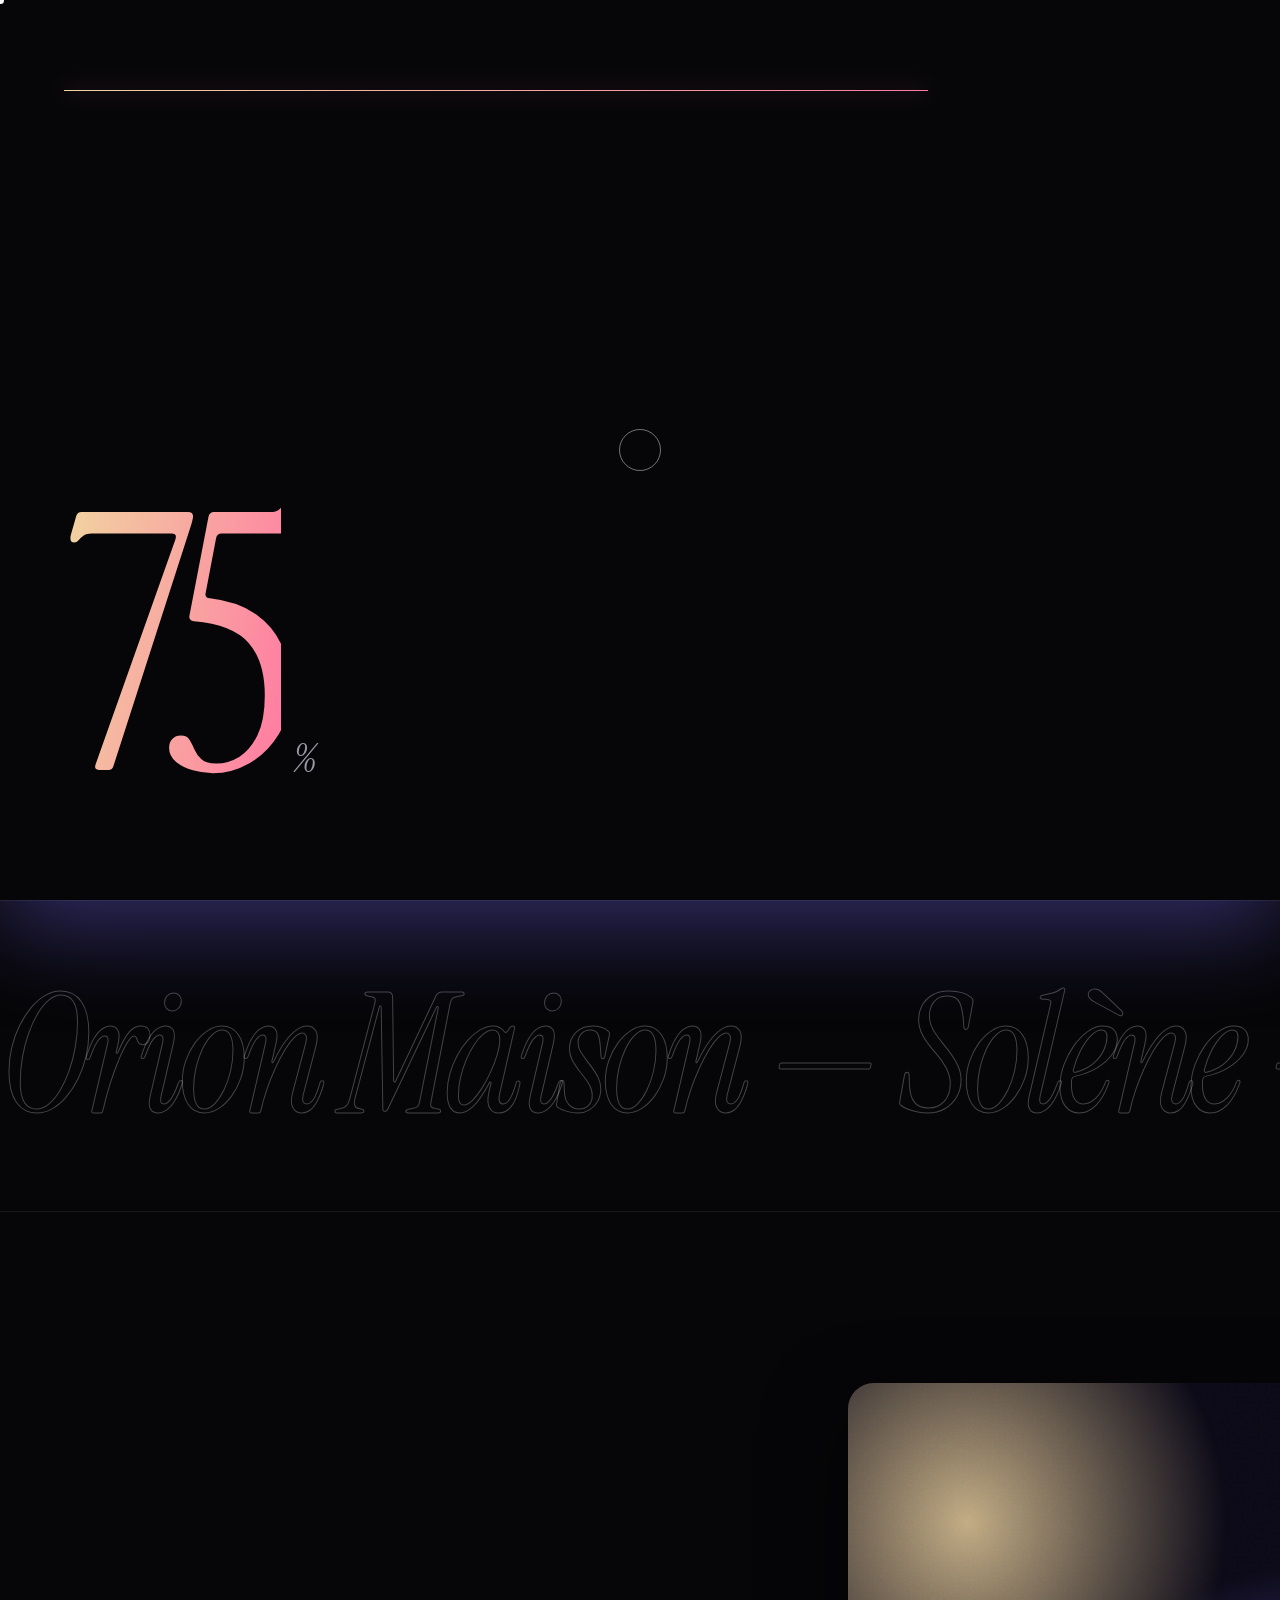
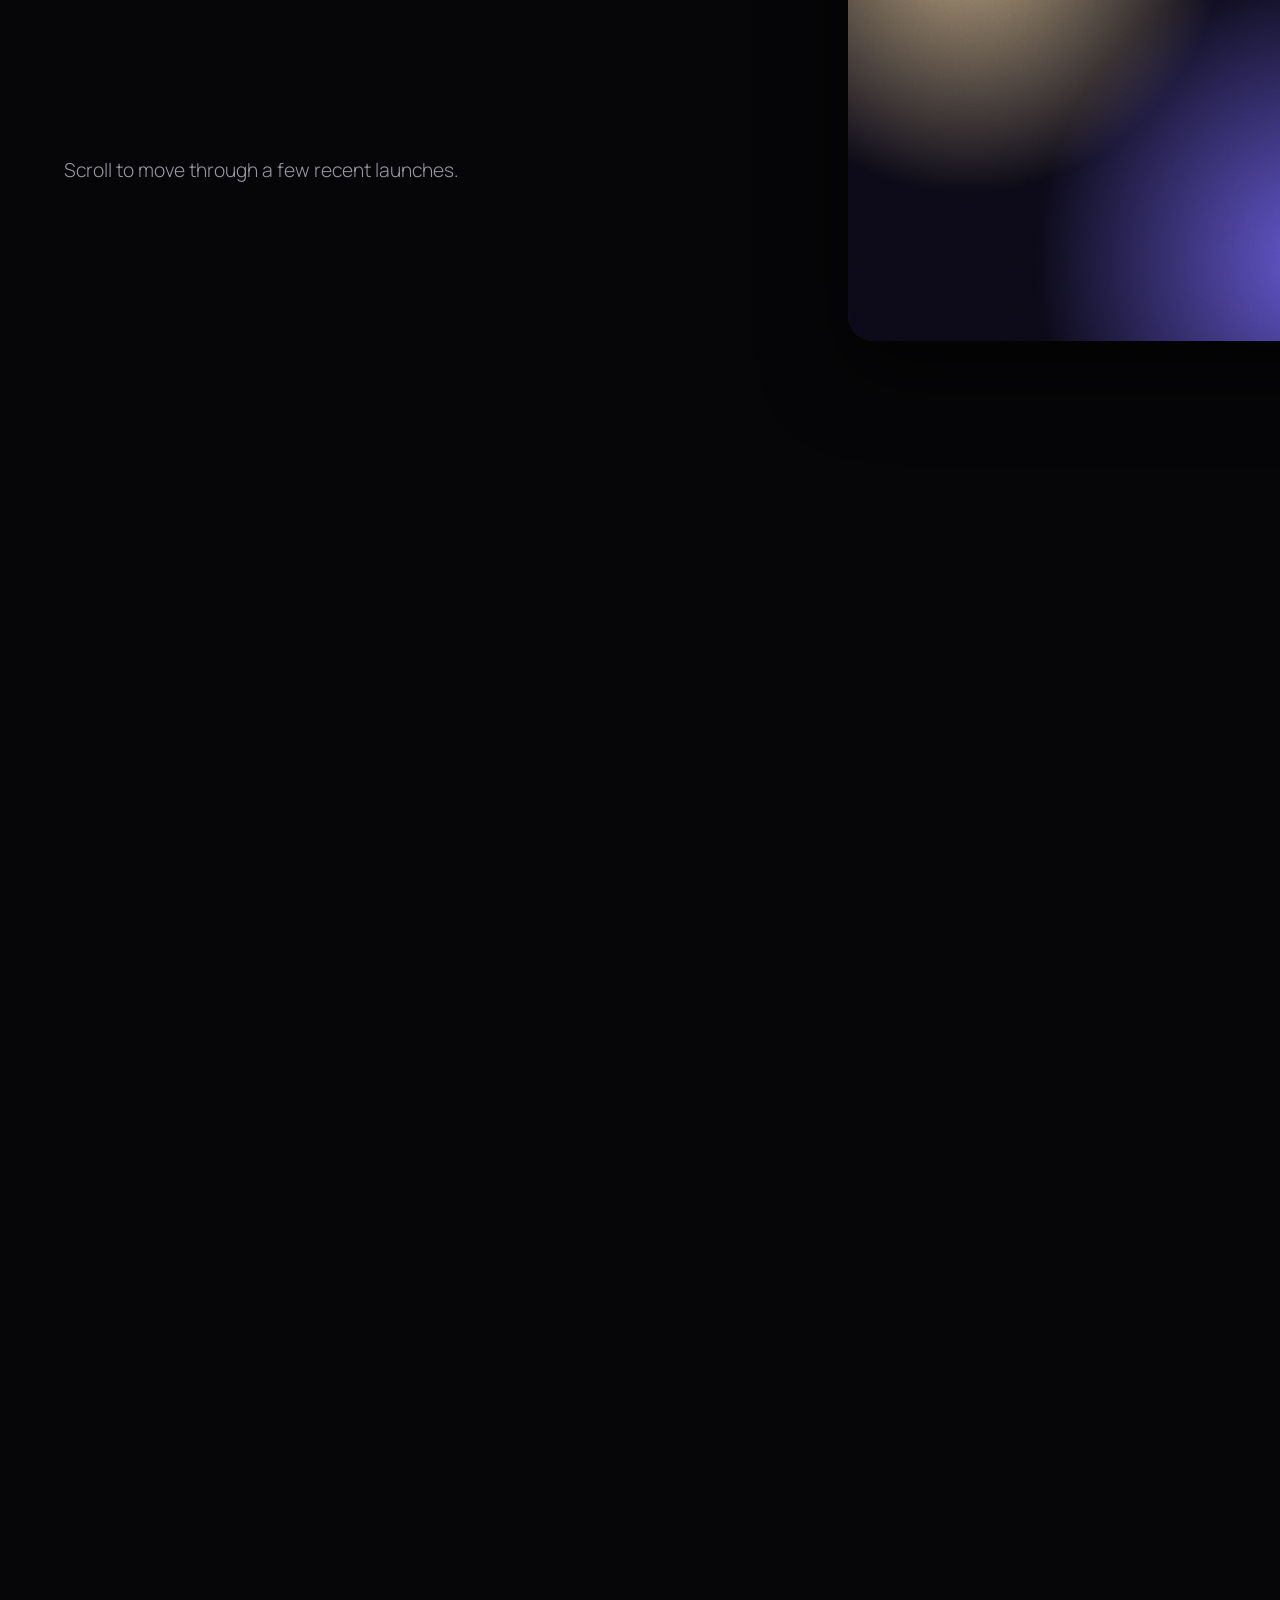
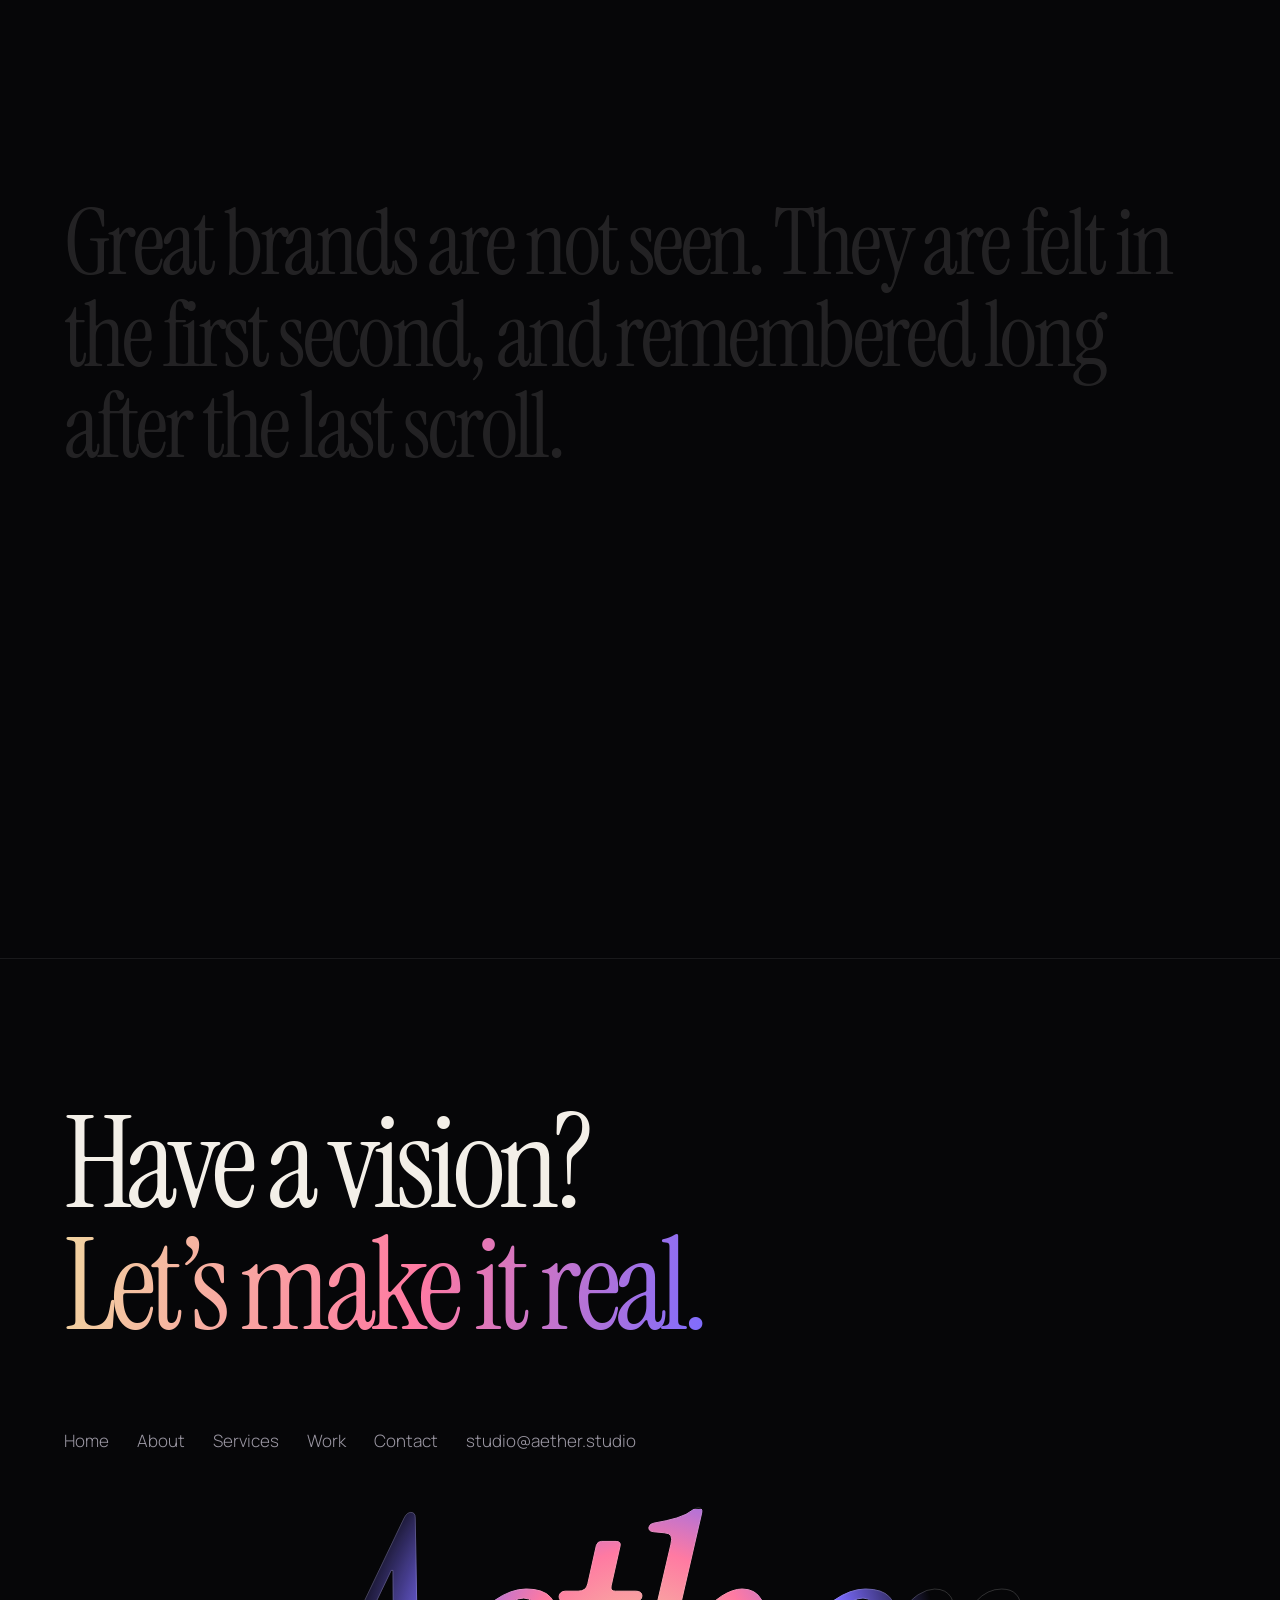
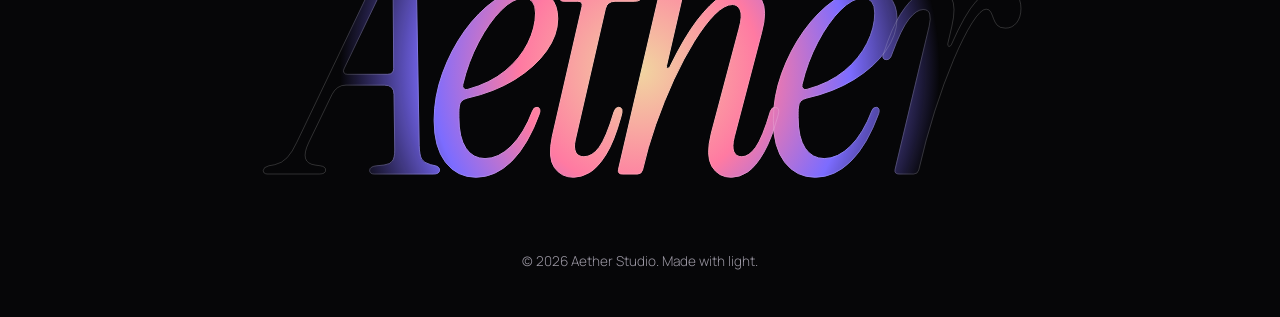
<file: aether-site/index.html>
<!doctype html><html lang="en"><head><meta charset="UTF-8"><meta name="viewport" content="width=device-width,initial-scale=1"><meta name="theme-color" content="#060608"><title>Aether — Light, motion & immersive worlds</title>
<link rel="preconnect" href="https://fonts.googleapis.com"><link rel="preconnect" href="https://fonts.gstatic.com" crossorigin>
<link href="https://fonts.googleapis.com/css2?family=Instrument+Serif:ital@0;1&family=Manrope:wght@300;400;600&display=swap" rel="stylesheet"><link rel="stylesheet" href="css/style.css">
<noscript><style>[data-fade]{opacity:1!important;transform:none!important}.wm>span{transform:none!important}.curtain,.loader{display:none}</style></noscript></head>
<body data-page="home">
<main>
<section class="hero"><div class="orb o1" data-depth="-60"></div><div class="orb o2" data-depth="90"></div><div class="orb o3" data-depth="30"></div>
<h1 class="h1"><span data-words>We shape light</span><br><span data-words class="g it">into worlds.</span></h1>
<div class="hrow" data-fade style="--d:.6s"><p class="lead">Aether is an atelier for immersive websites, launch films and light installations, made for brands that want to be remembered.</p>
<div class="row"><a class="btn p" data-mag data-cursor="Enter" href="portfolio.html">Explore our work <i data-arw></i></a><a class="btn" data-mag href="contact.html">Start a project</a></div></div>
<span class="cue" aria-hidden="true"><i></i>Scroll</span></section>
<div class="mqs" aria-hidden="true"><div class="mq">Orion Maison — Solène — Halcyon — Noctis — Vertex — Arcadia —</div></div>
<div class="hzw"><section class="hz"><div class="track" id="featured"><div class="pn intro"><h2 class="h2"><span data-words>Selected</span><br><span data-words class="g it">work in motion.</span></h2><p class="lead">Scroll to move through a few recent launches.</p></div></div></section></div>
<section class="sec story"><p>Great brands are not seen. They are felt in the first second, and remembered long after the last scroll.</p></section>
<section class="sec c"><div data-fade><a class="btn p big" data-mag data-cursor="Talk" href="contact.html">Tell us about your project <i data-arw></i></a></div></section></main>
<script src="js/main.js"></script></body></html>
</file>
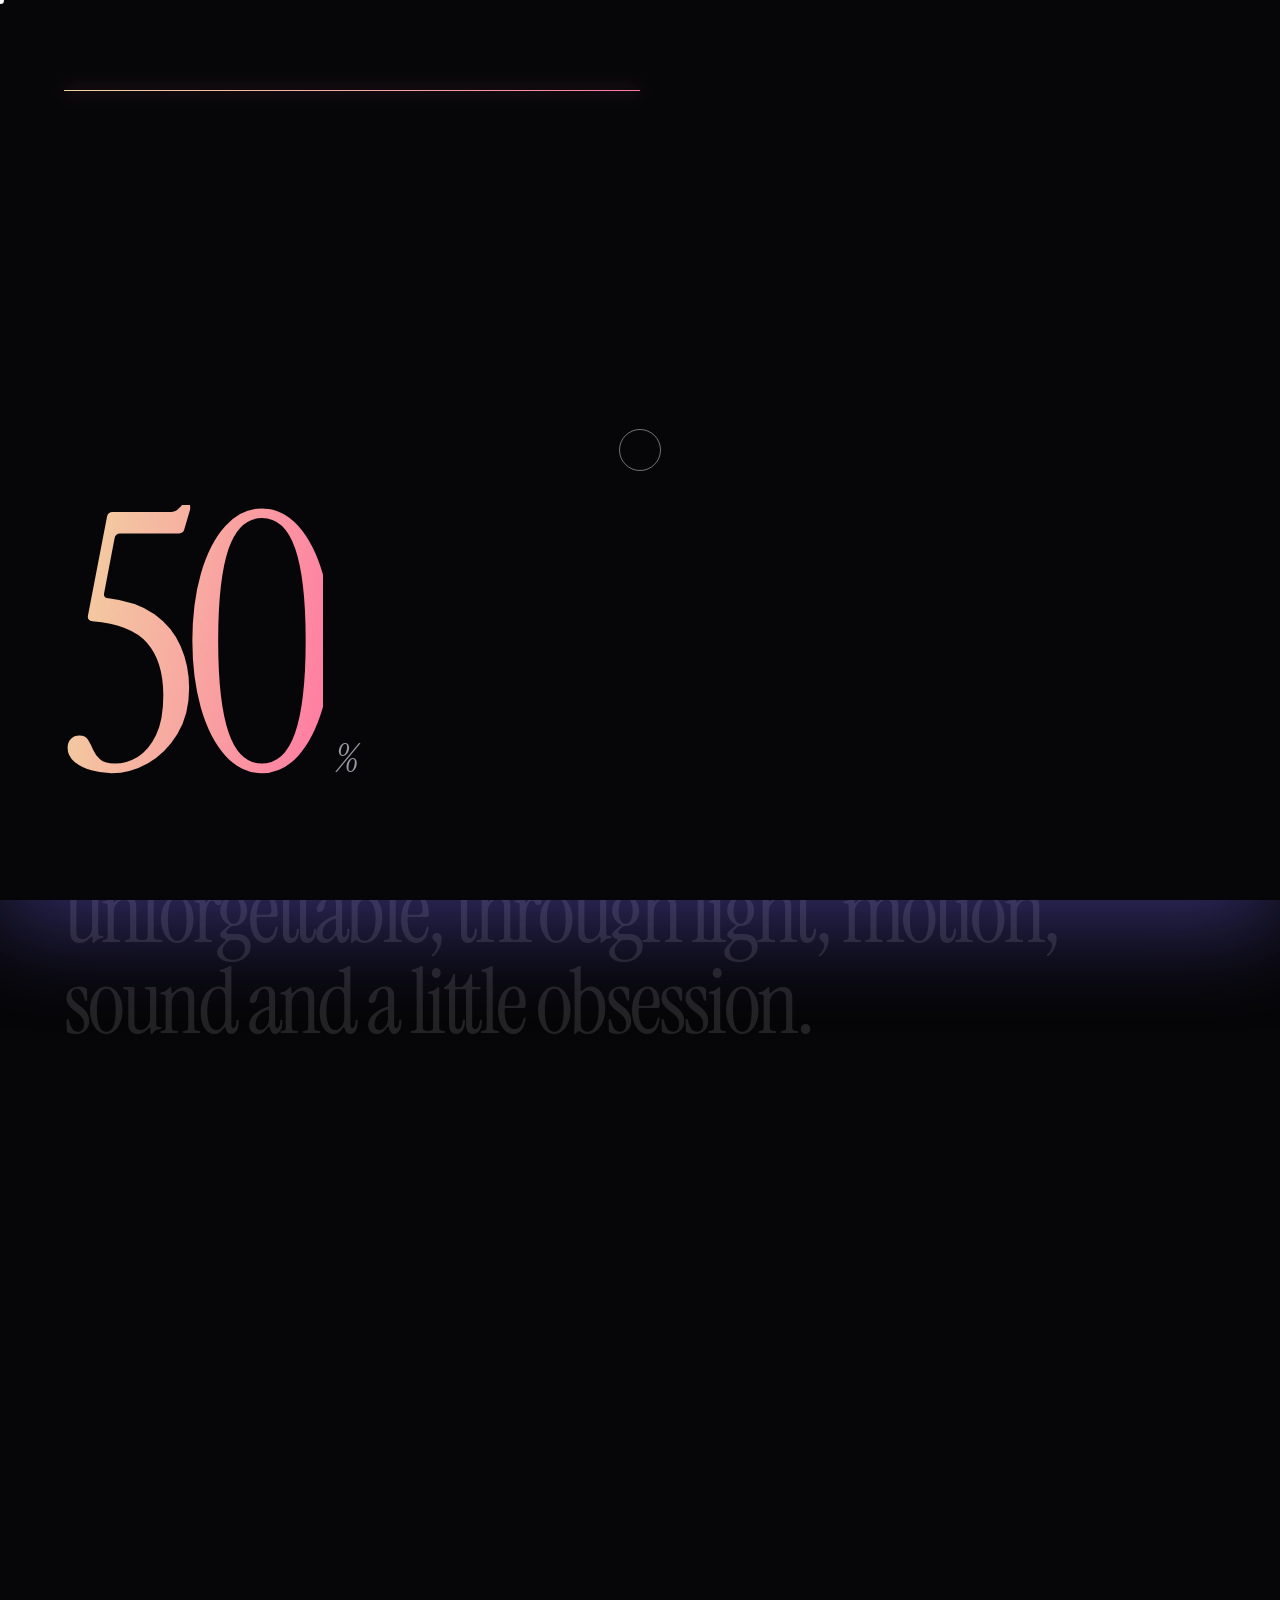
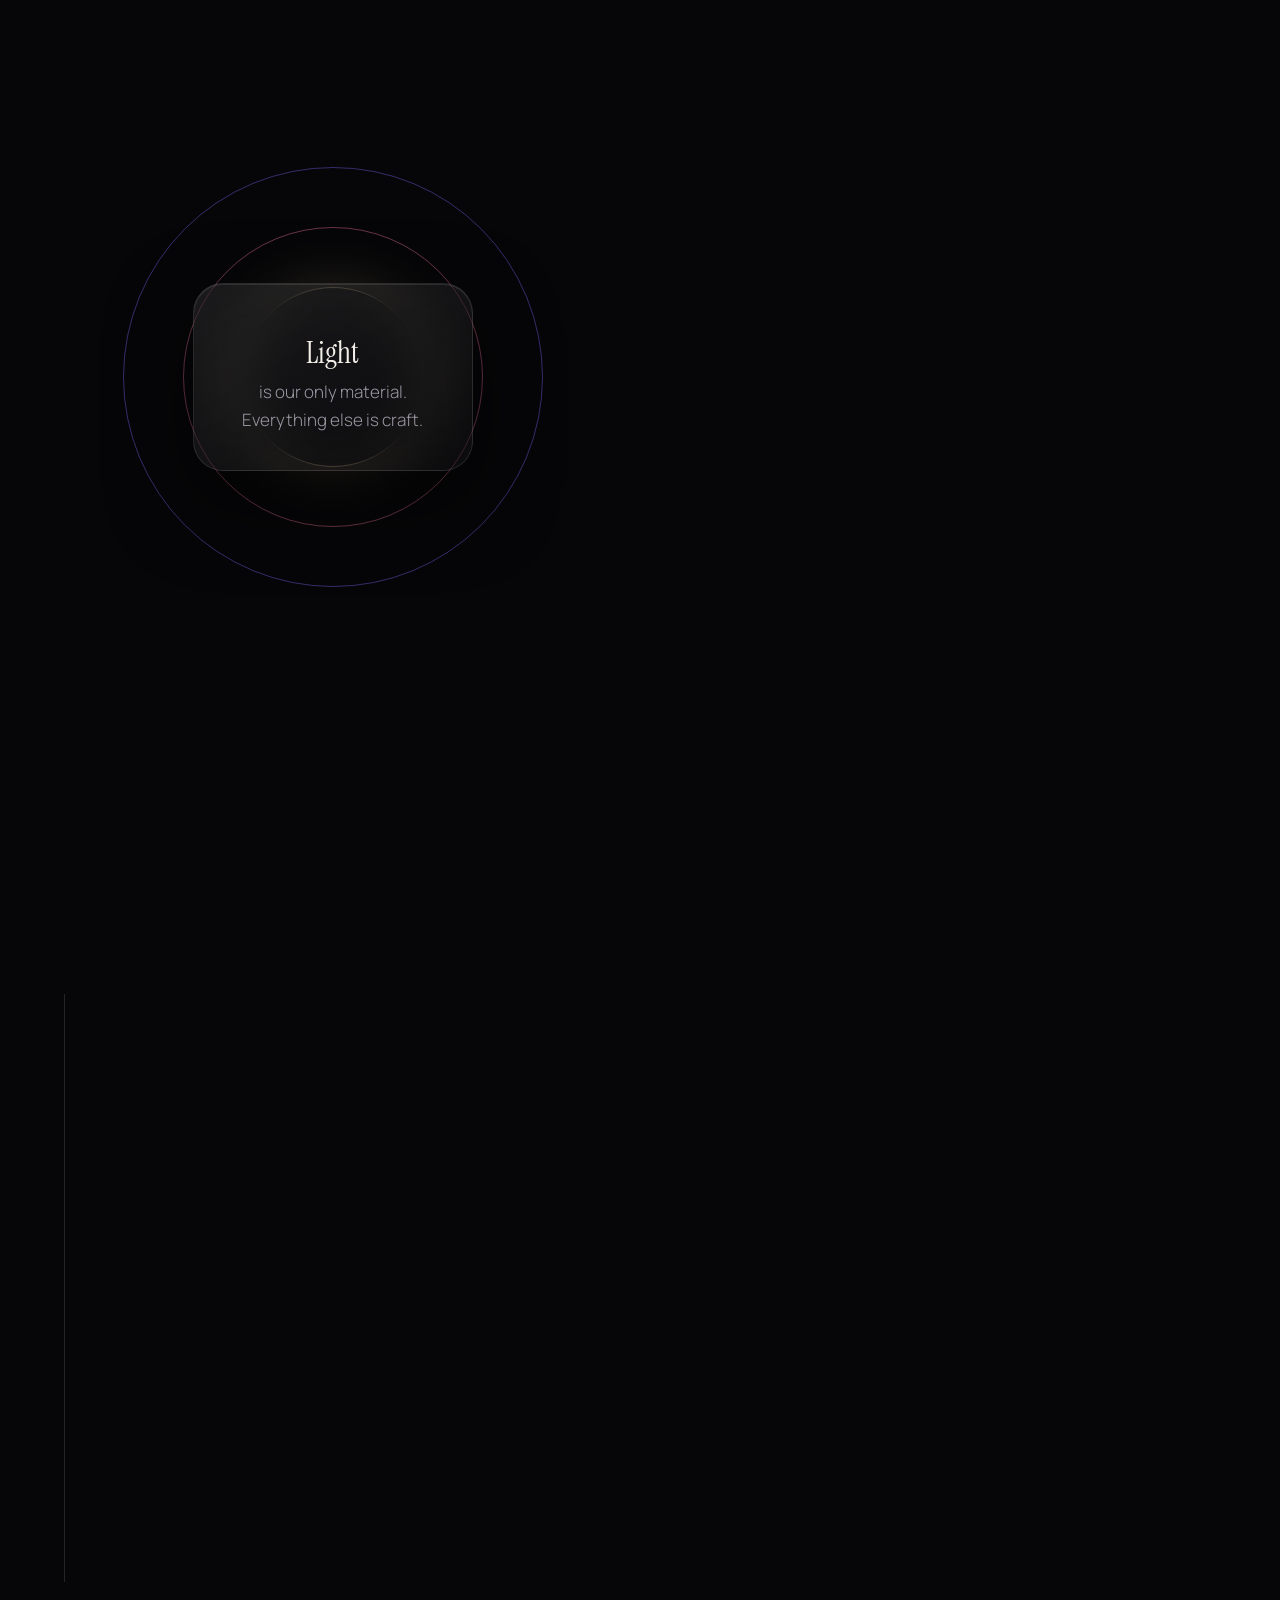
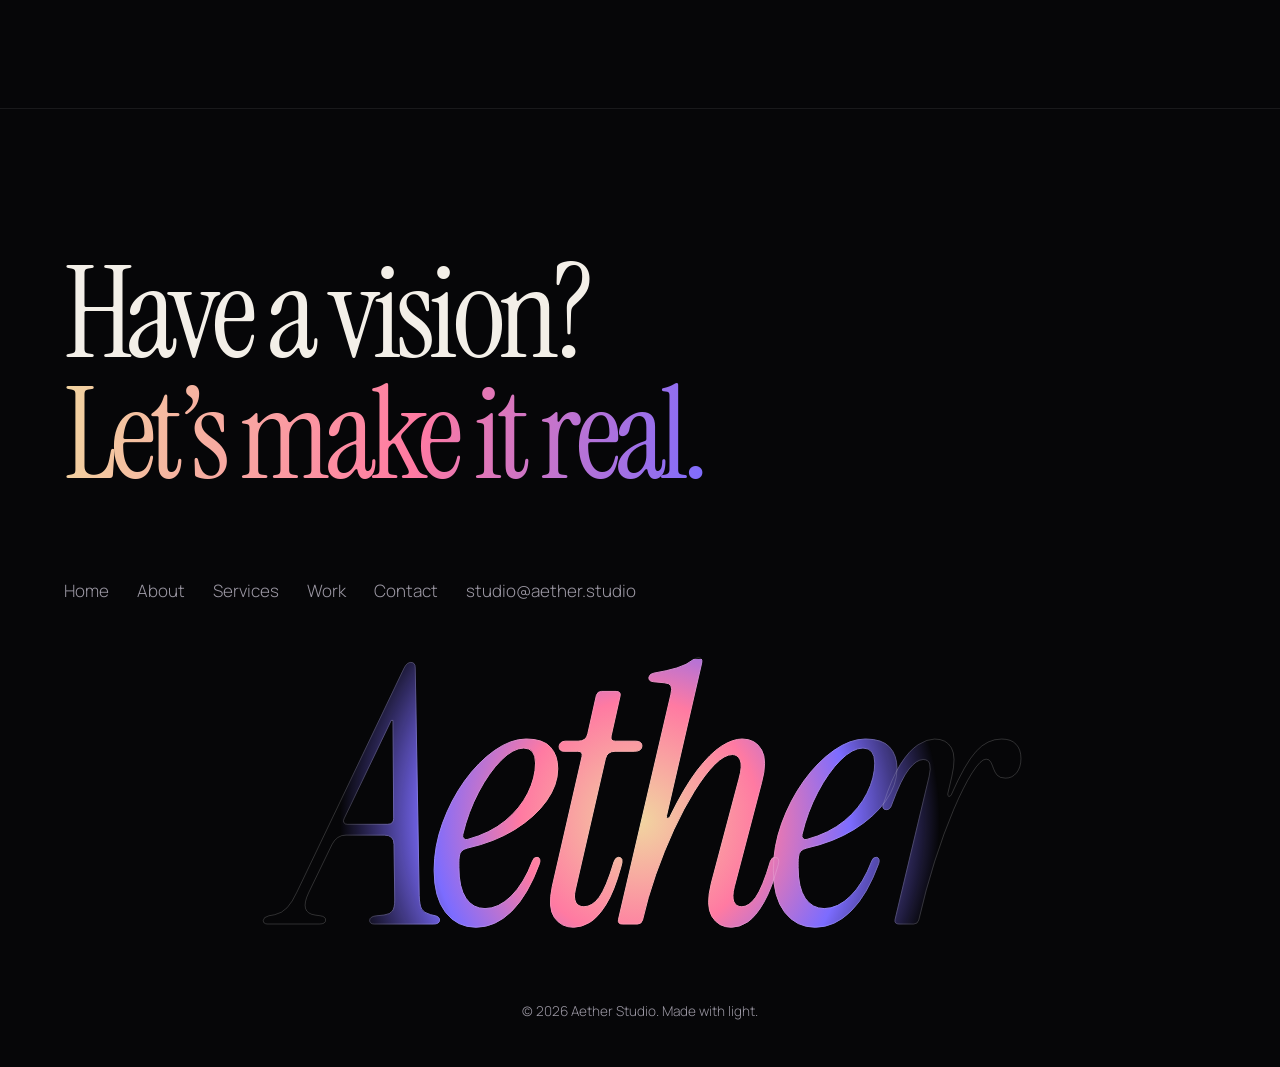
<file: aether-site/about.html>
<!doctype html><html lang="en"><head><meta charset="UTF-8"><meta name="viewport" content="width=device-width,initial-scale=1"><meta name="theme-color" content="#060608"><title>Aether — About</title>
<link rel="preconnect" href="https://fonts.googleapis.com"><link rel="preconnect" href="https://fonts.gstatic.com" crossorigin>
<link href="https://fonts.googleapis.com/css2?family=Instrument+Serif:ital@0;1&family=Manrope:wght@300;400;600&display=swap" rel="stylesheet"><link rel="stylesheet" href="css/style.css">
<noscript><style>[data-fade]{opacity:1!important;transform:none!important}.wm>span{transform:none!important}.curtain,.loader{display:none}</style></noscript></head>
<body data-page="about">
<main>
<section class="hero short"><h1 class="h1"><span data-words>Small studio.</span><br><span data-words class="g it">Obsessive craft.</span></h1></section>
<section class="sec story"><p>We design the moment a brand becomes unforgettable, through light, motion, sound and a little obsession.</p></section>
<section class="sec st"><div data-fade style="--d:0.0s"><div class="glass tilt"><b class="g" data-count="120" data-suffix="+">0</b><p>Worlds launched</p></div></div><div data-fade style="--d:0.1s"><div class="glass tilt"><b class="g" data-count="11" data-suffix="">0</b><p>Countries reached</p></div></div><div data-fade style="--d:0.2s"><div class="glass tilt"><b class="g" data-count="34" data-suffix="">0</b><p>Awards won</p></div></div><div data-fade style="--d:0.30000000000000004s"><div class="glass tilt"><b class="g" data-count="60" data-suffix=" fps">0</b><p>Our motion floor</p></div></div></section>
<section class="sec split"><div class="vis"><div class="rg r1" data-depth="-40"></div><div class="rg r2" data-depth="60"></div><div class="rg r3" data-depth="110"></div><div class="glass tilt core"><h3>Light</h3><p>is our only material. Everything else is craft.</p></div></div>
<div><h2 class="h2"><span data-words>How we work</span></h2><div data-fade><p class="lead">We prototype in the browser from day one, so you react to something real, with motion and depth, instead of static mockups.</p></div></div></section>
<section class="sec"><h2 class="h2"><span data-words>Our story</span></h2><div class="tl"><i class="tlp"></i><div data-fade><h3>2018</h3><p>Founded by two designers and a shader obsessive in a rented loft.</p></div><div data-fade><h3>2020</h3><p>Our first real-time 3D launch site goes live and melts the studio’s servers.</p></div><div data-fade><h3>2023</h3><p>We open a light lab and build the motion toolkit we still use today.</p></div><div data-fade><h3>2026</h3><p>Twelve people, three continents, one obsession with detail.</p></div></div></section></main>
<script src="js/main.js"></script></body></html>
</file>
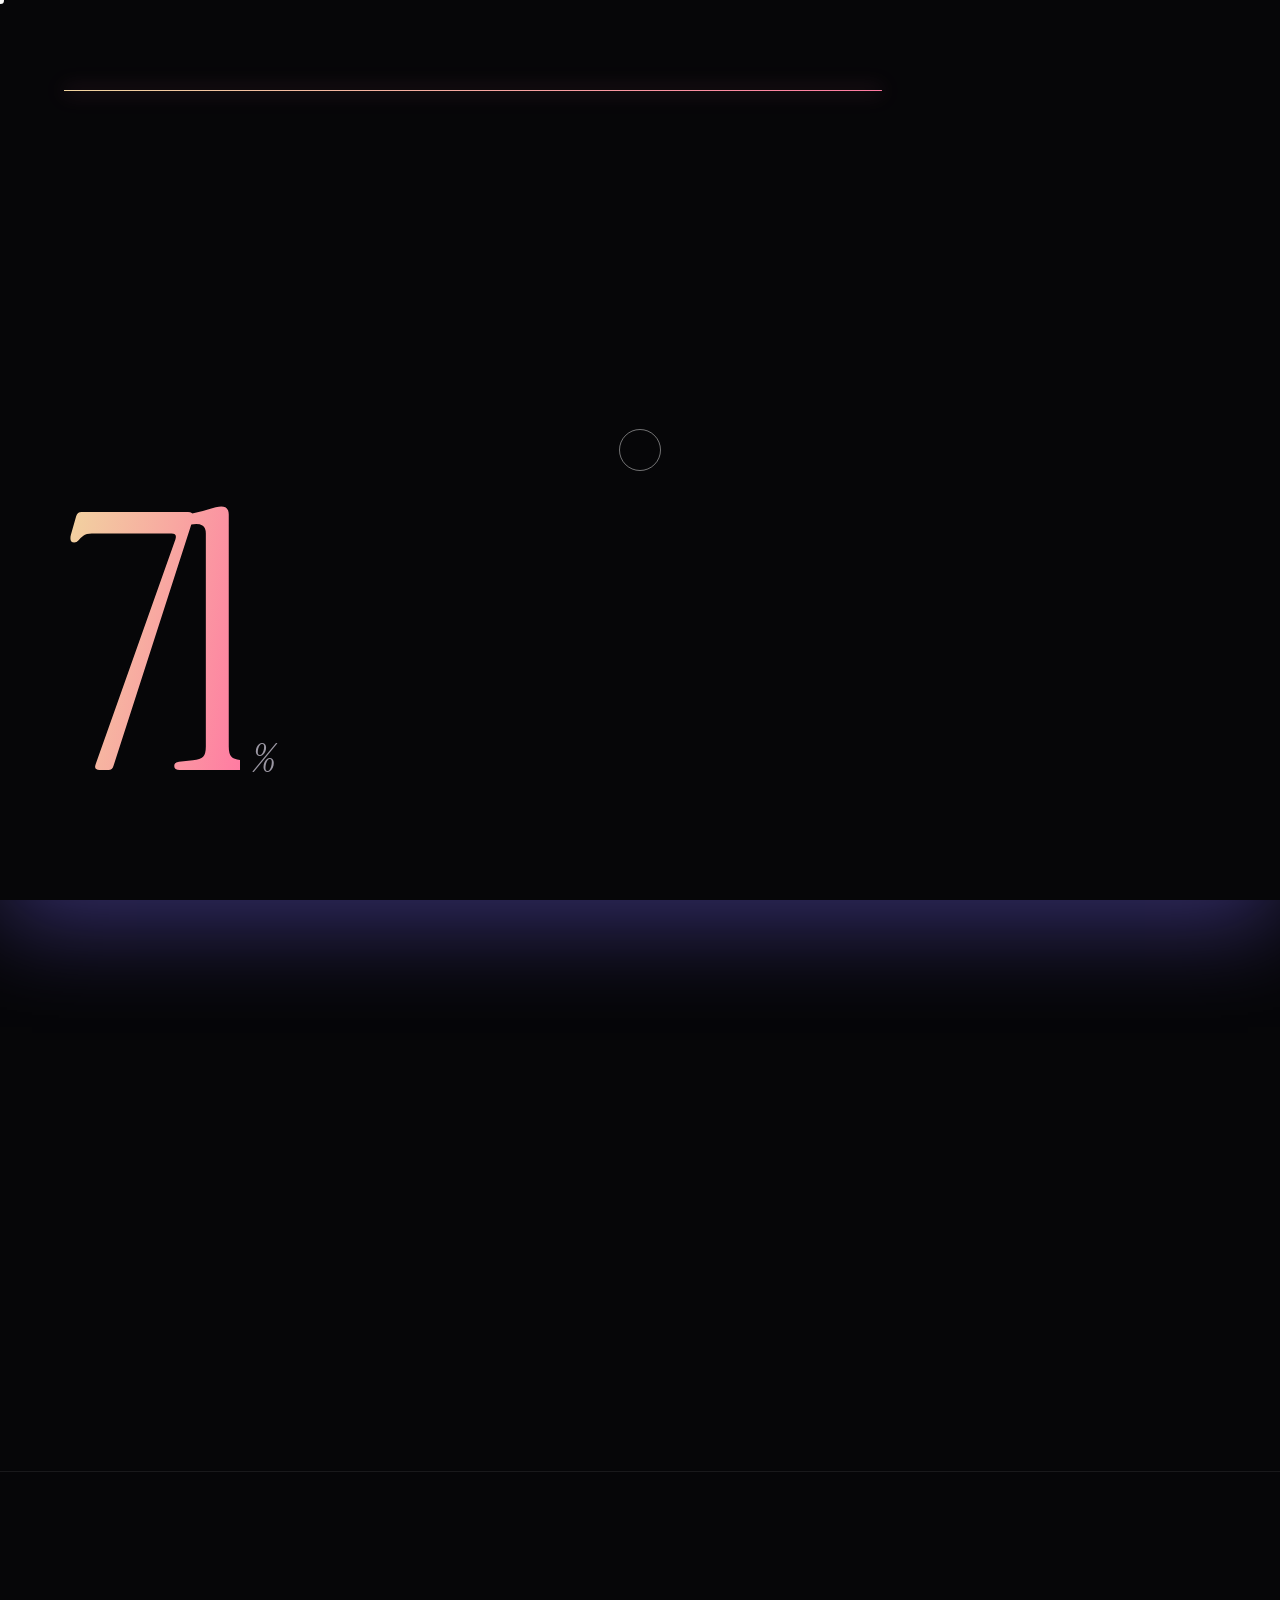
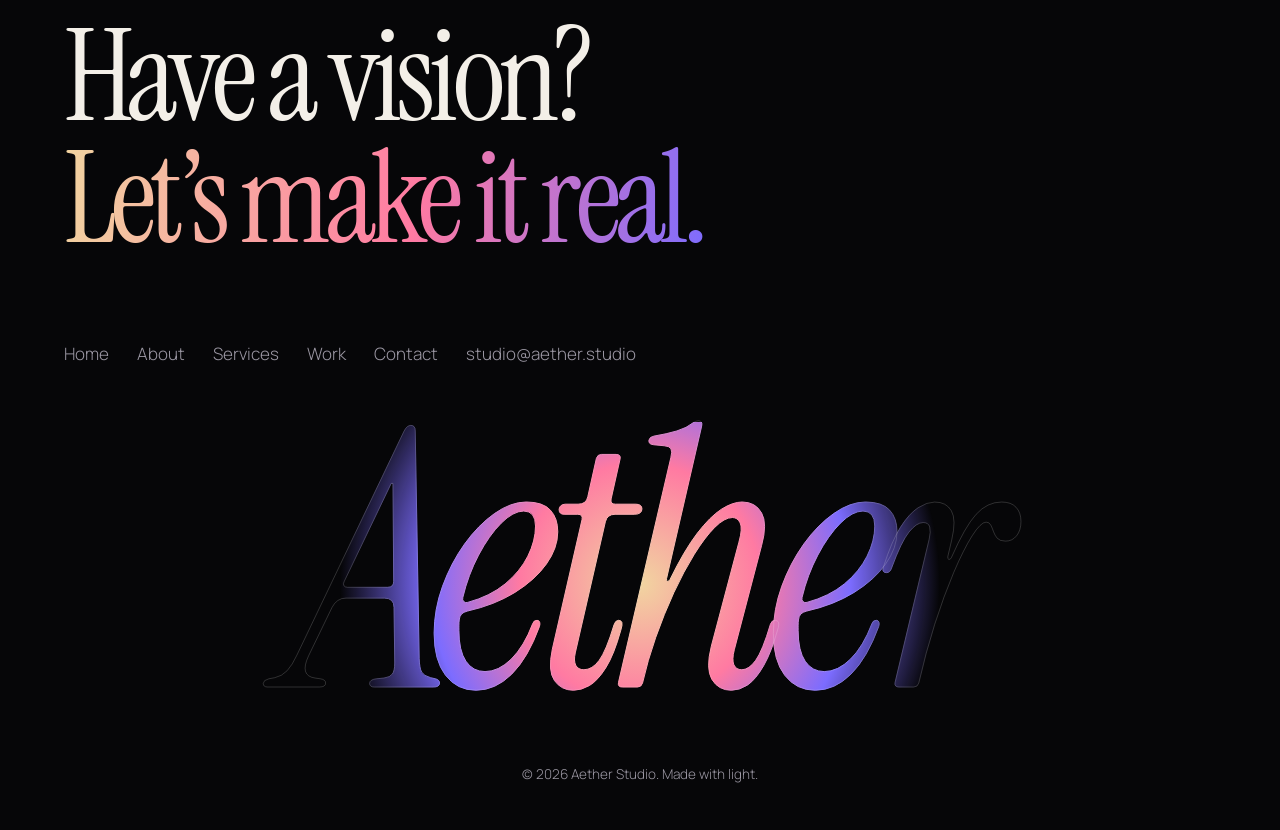
<file: aether-site/contact.html>
<!doctype html><html lang="en"><head><meta charset="UTF-8"><meta name="viewport" content="width=device-width,initial-scale=1"><meta name="theme-color" content="#060608"><title>Aether — Contact</title>
<link rel="preconnect" href="https://fonts.googleapis.com"><link rel="preconnect" href="https://fonts.gstatic.com" crossorigin>
<link href="https://fonts.googleapis.com/css2?family=Instrument+Serif:ital@0;1&family=Manrope:wght@300;400;600&display=swap" rel="stylesheet"><link rel="stylesheet" href="css/style.css">
<noscript><style>[data-fade]{opacity:1!important;transform:none!important}.wm>span{transform:none!important}.curtain,.loader{display:none}</style></noscript></head>
<body data-page="contact">
<main><section class="hero short"><h1 class="h1"><span data-words>Let’s make</span><br><span data-words class="g it">something rare.</span></h1>
<div data-fade style="--d:.4s"><form class="glass form" id="form" novalidate>
<div class="f"><input name="n" placeholder=" " autocomplete="name"><label>Your name</label></div>
<div class="f"><input name="e" type="email" placeholder=" " autocomplete="email"><label>Email</label></div>
<p class="fl2">What do you need?</p><div class="chips"><button type="button" class="chip" data-g="sv" aria-pressed="false">Spatial web</button><button type="button" class="chip" data-g="sv" aria-pressed="false">Brand world</button><button type="button" class="chip" data-g="sv" aria-pressed="false">Launch film</button><button type="button" class="chip" data-g="sv" aria-pressed="false">Installation</button><button type="button" class="chip" data-g="sv" aria-pressed="false">Generative art</button><button type="button" class="chip" data-g="sv" aria-pressed="false">Retail</button></div><p class="fl2">Budget</p><div class="chips"><button type="button" class="chip" data-g="bd" aria-pressed="false">Under $25k</button><button type="button" class="chip" data-g="bd" aria-pressed="false">$25–75k</button><button type="button" class="chip" data-g="bd" aria-pressed="false">$75–150k</button><button type="button" class="chip" data-g="bd" aria-pressed="false">$150k+</button></div>
<div class="f"><textarea name="m" rows="4" placeholder=" "></textarea><label>Tell us about your project</label></div>
<p class="er" role="alert"></p><button class="btn p" data-mag type="submit">Send message <i data-arw></i></button></form>
<div class="glass done"><div class="ck"><i class="burst"></i><svg width="88" height="88" viewBox="0 0 88 88" fill="none"><circle cx="44" cy="44" r="40" stroke="#f1d5a0" stroke-width="2"/><path d="M27 45l12 12 22-26" stroke="#fff" stroke-width="3" stroke-linecap="round" stroke-linejoin="round"/></svg></div>
<h2 class="h2 s">Message received.</h2><p class="lead">Thank you. A member of the studio will reply within one business day.</p><button class="btn" data-again>Send another</button></div></div></section></main>
<script src="js/main.js"></script></body></html>
</file>
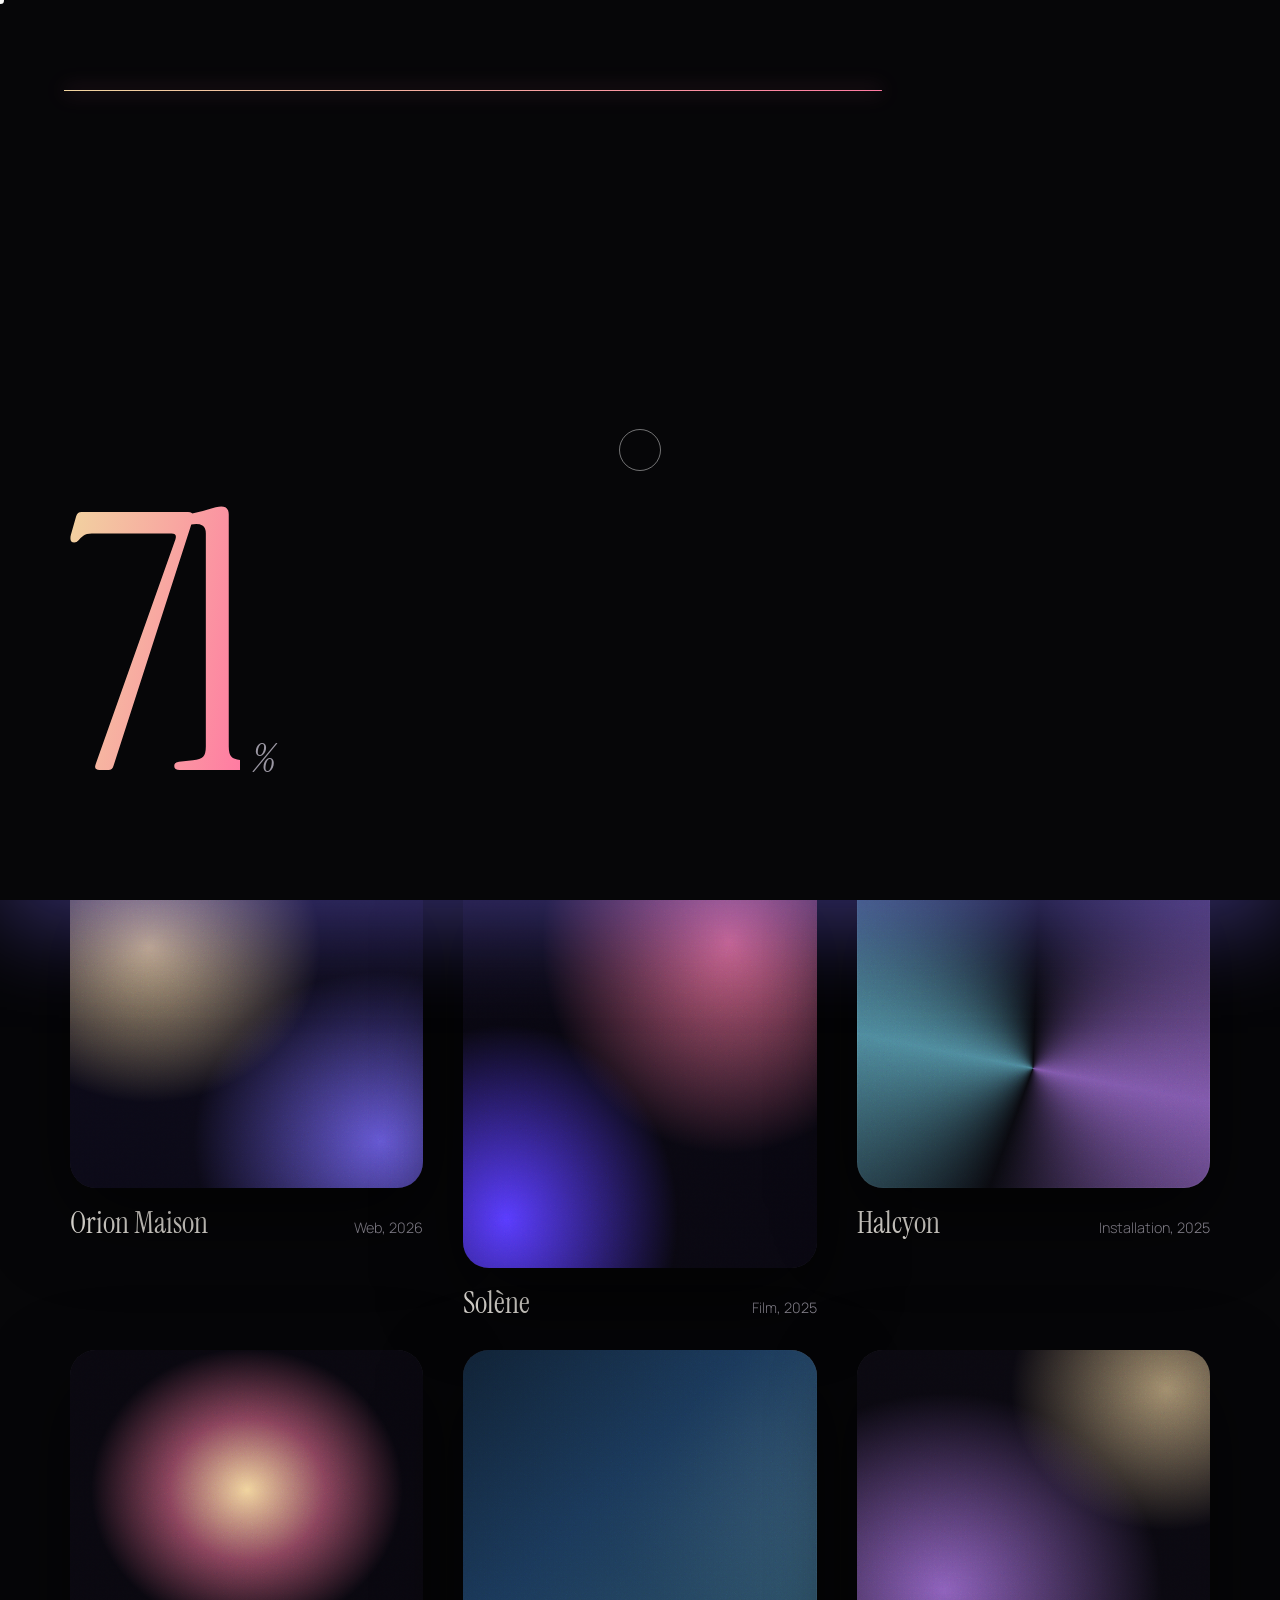
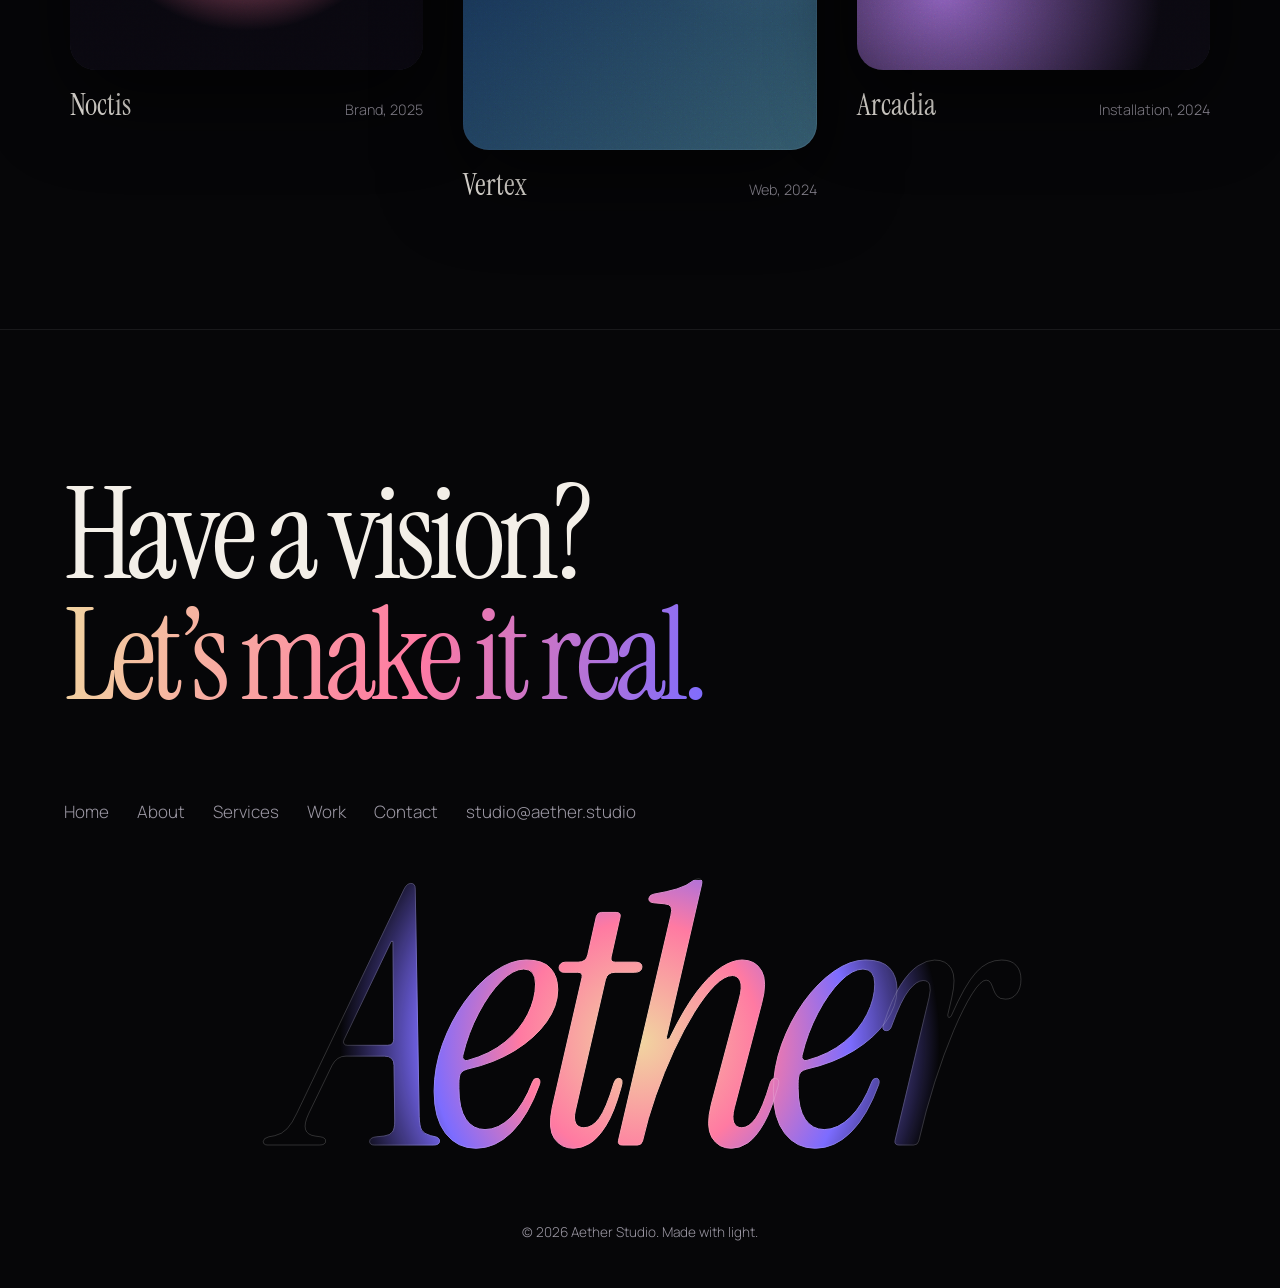
<file: aether-site/portfolio.html>
<!doctype html><html lang="en"><head><meta charset="UTF-8"><meta name="viewport" content="width=device-width,initial-scale=1"><meta name="theme-color" content="#060608"><title>Aether — Work</title>
<link rel="preconnect" href="https://fonts.googleapis.com"><link rel="preconnect" href="https://fonts.gstatic.com" crossorigin>
<link href="https://fonts.googleapis.com/css2?family=Instrument+Serif:ital@0;1&family=Manrope:wght@300;400;600&display=swap" rel="stylesheet"><link rel="stylesheet" href="css/style.css">
<noscript><style>[data-fade]{opacity:1!important;transform:none!important}.wm>span{transform:none!important}.curtain,.loader{display:none}</style></noscript></head>
<body data-page="portfolio">
<main><section class="hero short"><h1 class="h1"><span data-words>Selected</span><br><span data-words class="g it">work.</span></h1><div data-fade style="--d:.5s"><div class="chips" id="chips"><button class="chip on" data-f="All">All</button><button class="chip" data-f="Web">Web</button><button class="chip" data-f="Film">Film</button><button class="chip" data-f="Installation">Installation</button><button class="chip" data-f="Brand">Brand</button></div></div></section><section class="sec"><div class="pg" id="pg"></div></section></main>
<div class="dim" inert><div class="glass detail" role="dialog" aria-modal="true"></div></div>
<script src="js/main.js"></script></body></html>
</file>
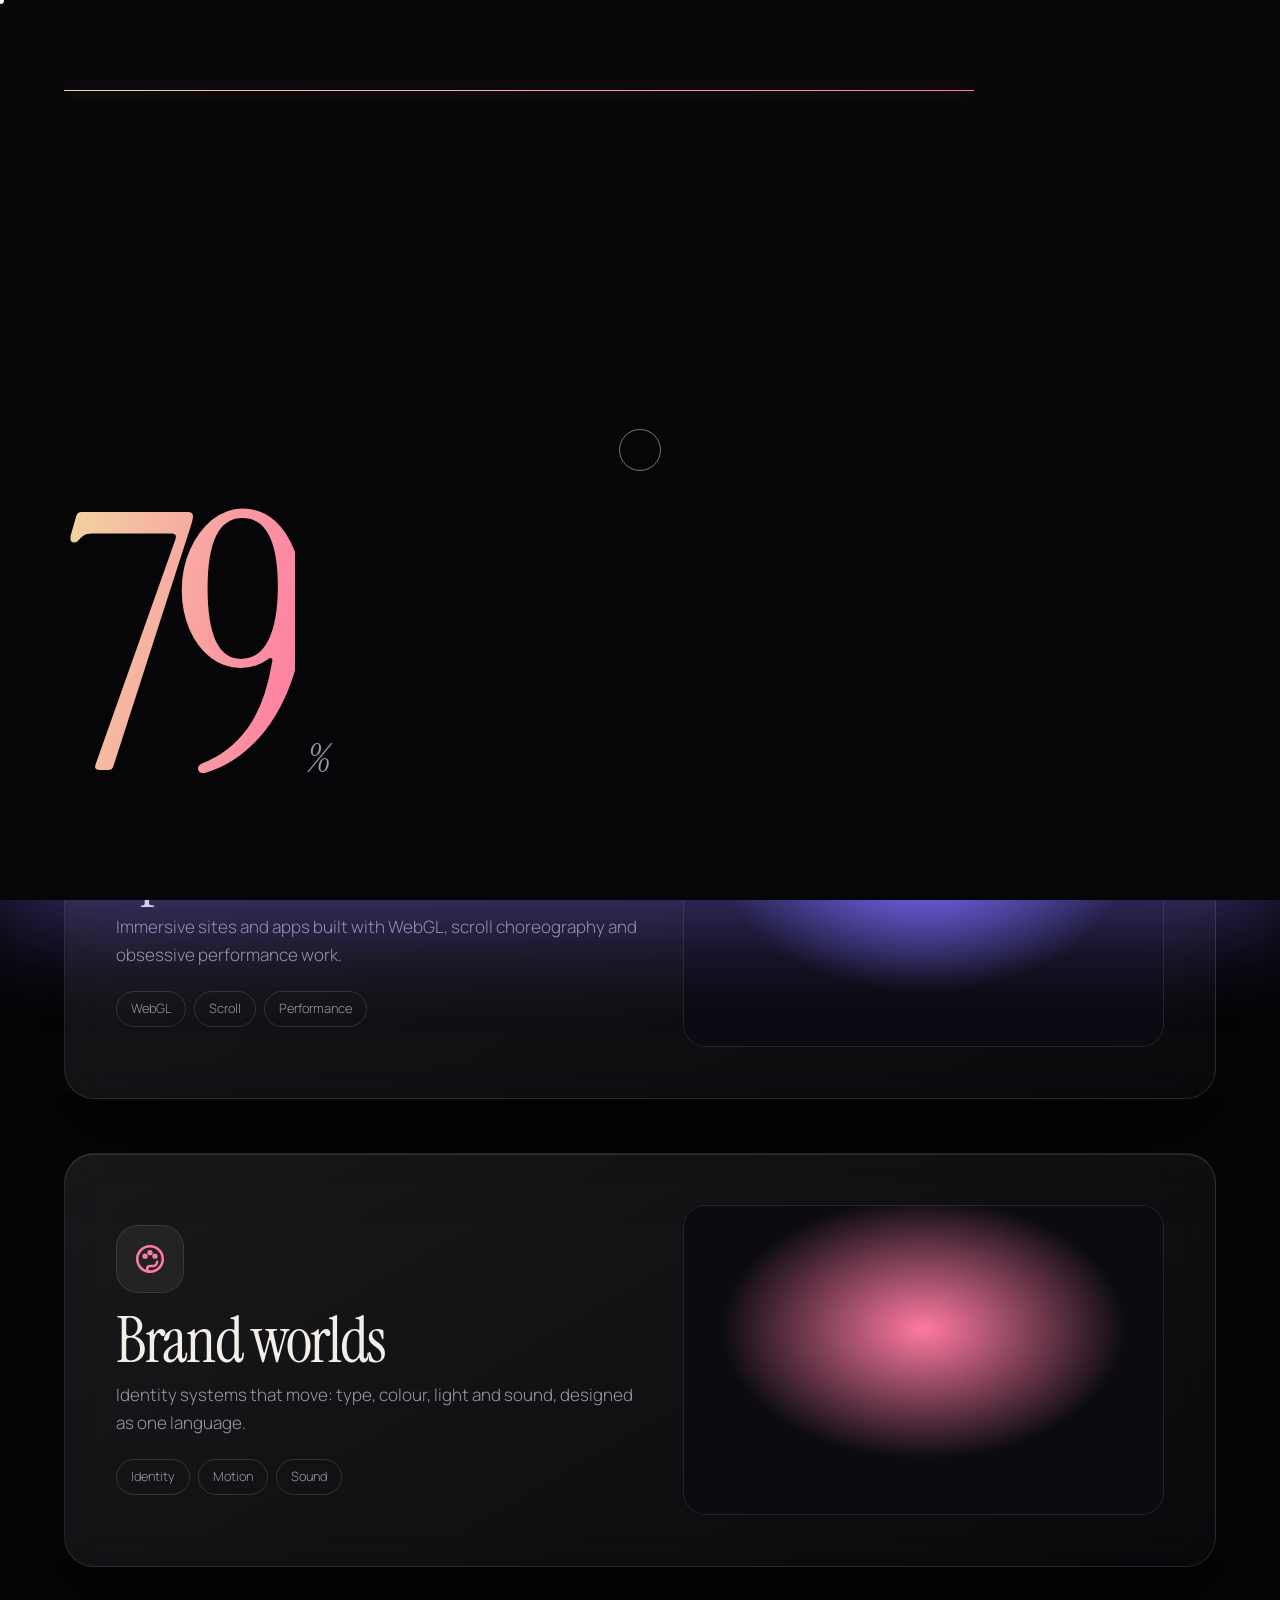
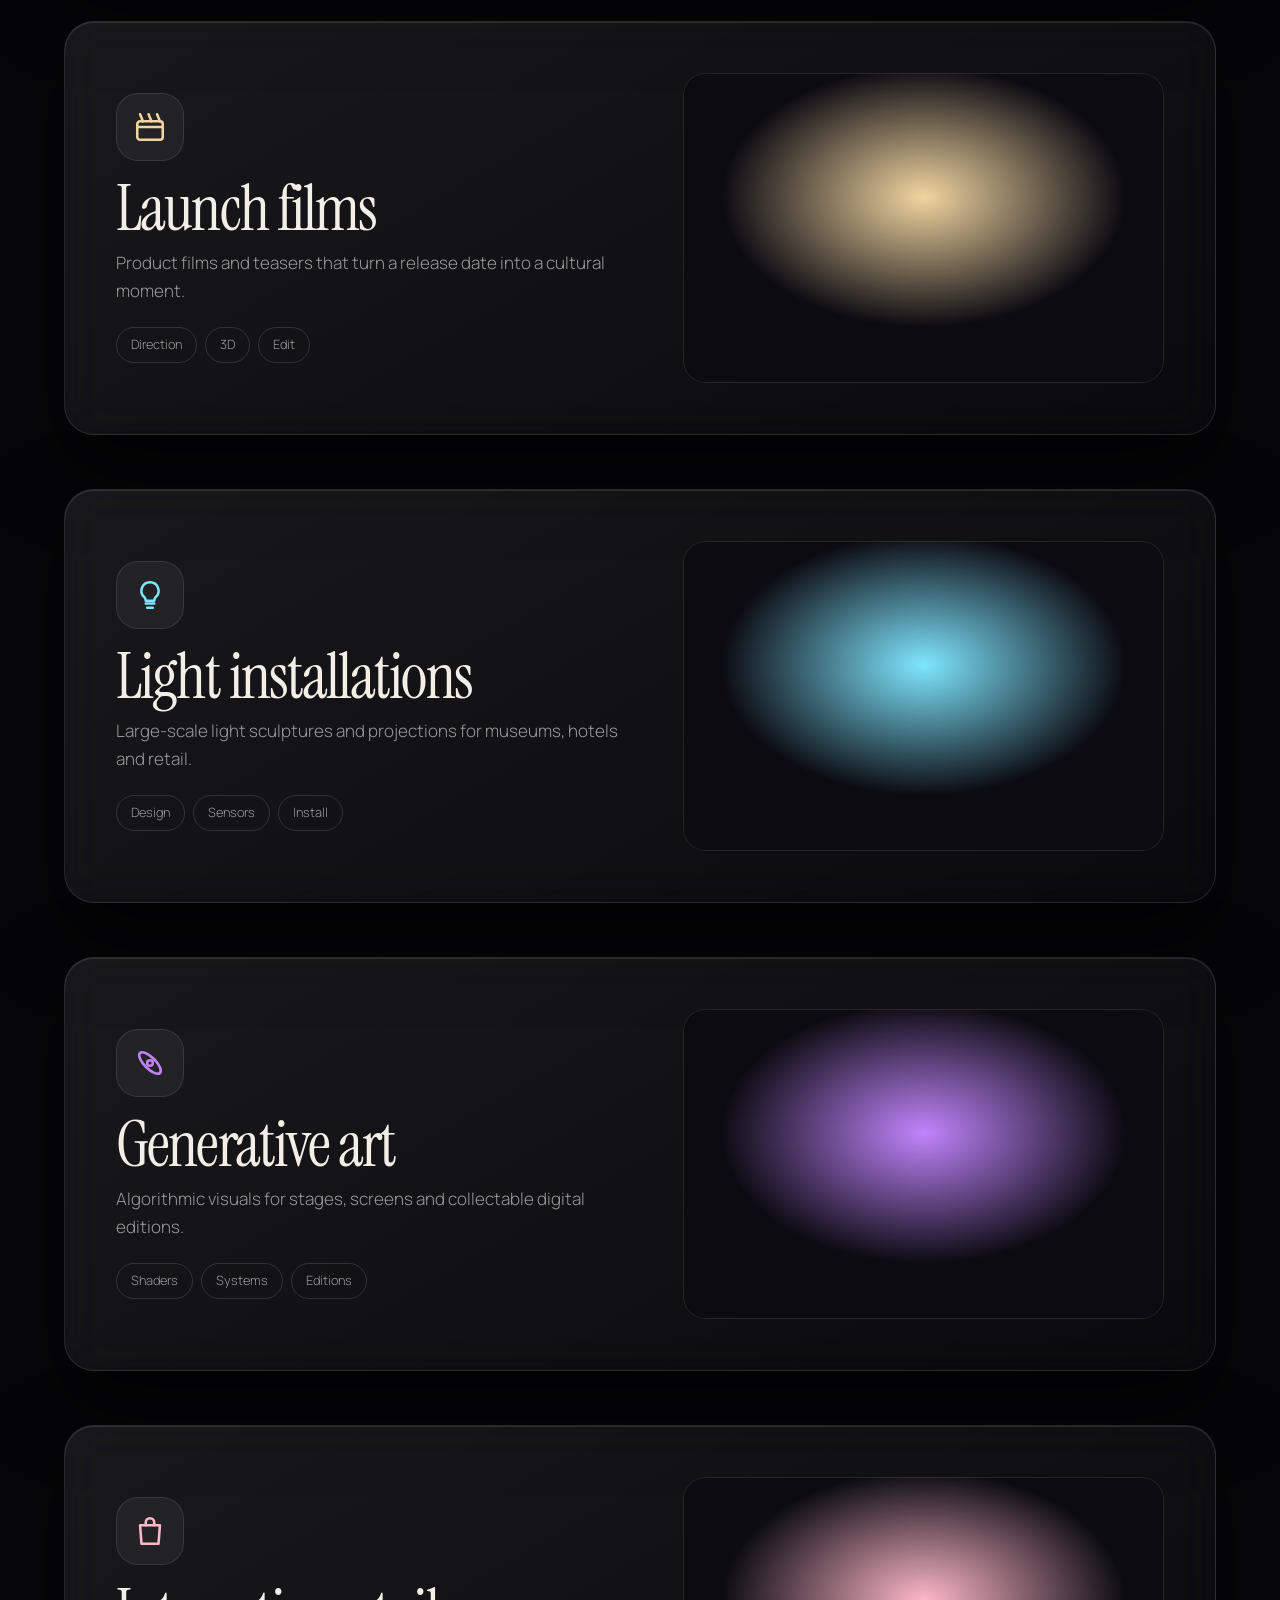
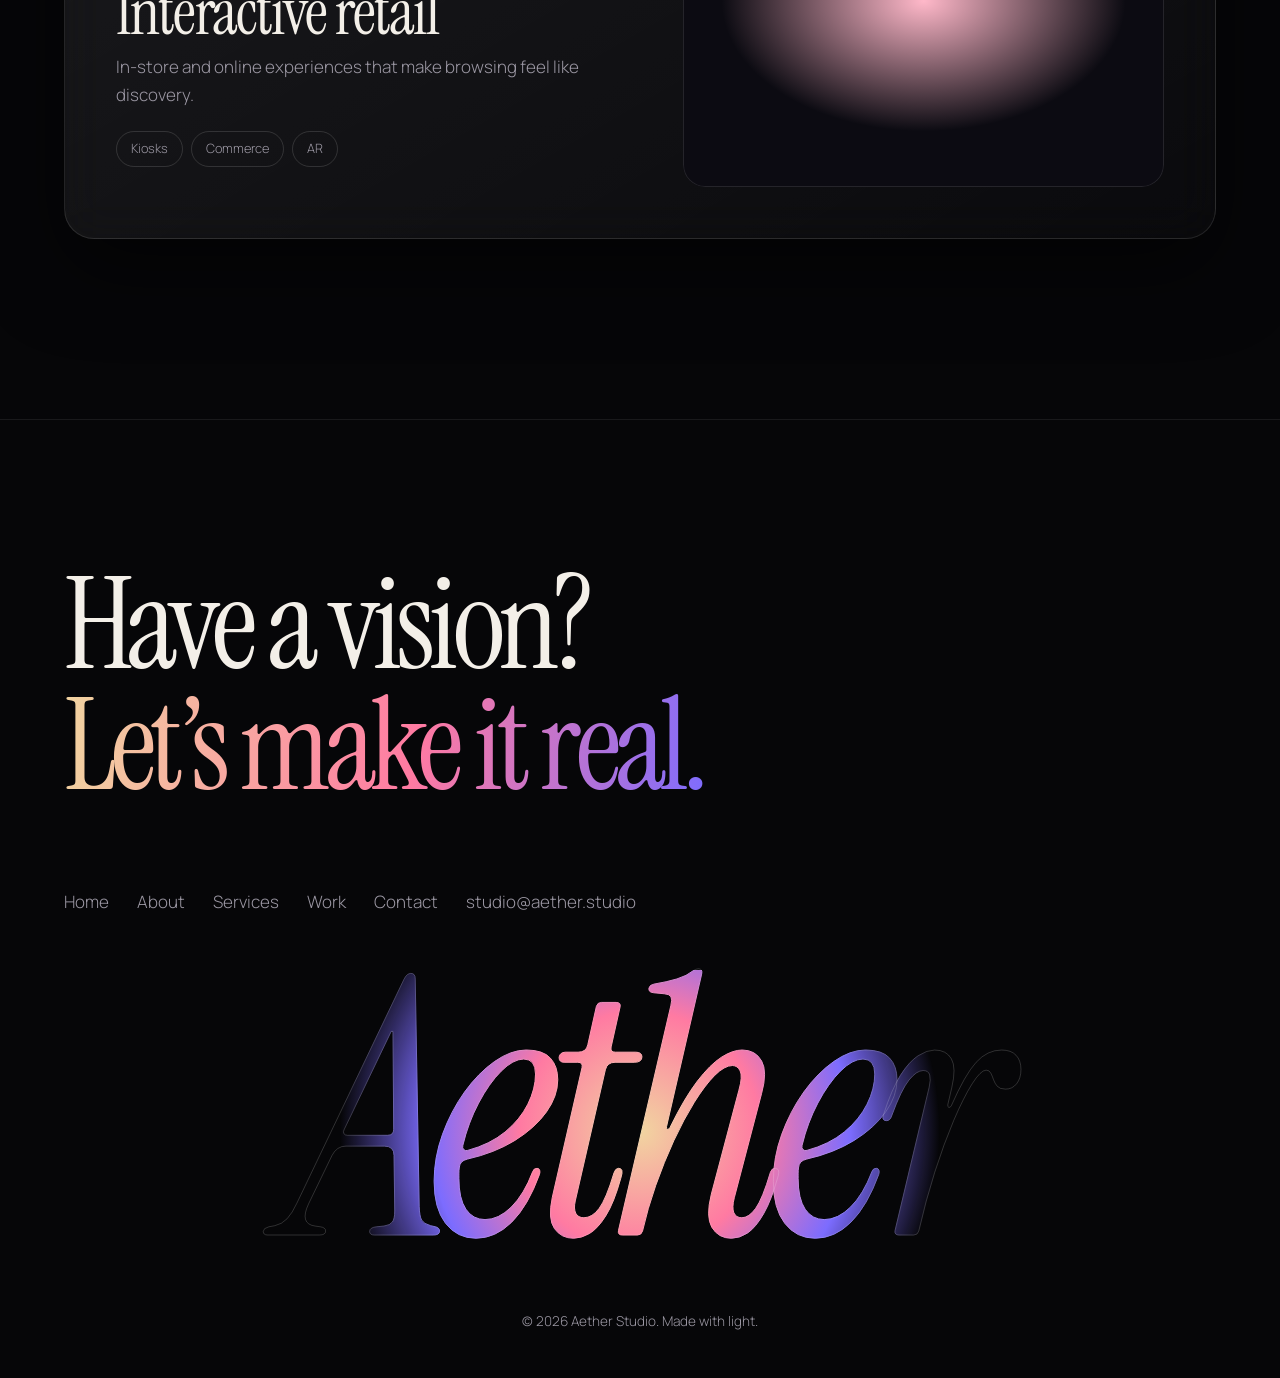
<file: aether-site/services.html>
<!doctype html><html lang="en"><head><meta charset="UTF-8"><meta name="viewport" content="width=device-width,initial-scale=1"><meta name="theme-color" content="#060608"><title>Aether — Services</title>
<link rel="preconnect" href="https://fonts.googleapis.com"><link rel="preconnect" href="https://fonts.gstatic.com" crossorigin>
<link href="https://fonts.googleapis.com/css2?family=Instrument+Serif:ital@0;1&family=Manrope:wght@300;400;600&display=swap" rel="stylesheet"><link rel="stylesheet" href="css/style.css">
<noscript><style>[data-fade]{opacity:1!important;transform:none!important}.wm>span{transform:none!important}.curtain,.loader{display:none}</style></noscript></head>
<body data-page="services">
<main><section class="hero short"><h1 class="h1"><span data-words>Everything</span><br><span data-words class="g it">to be unforgettable.</span></h1></section><section class="sec stack"><div class="sk" style="--i:0;--c:#7c6cff"><div class="sk-in"><div class="glass tilt svc"><div><div class="ic" data-icon="code"></div><h3>Spatial web</h3><p>Immersive sites and apps built with WebGL, scroll choreography and obsessive performance work.</p><div class="tg"><span>WebGL</span><span>Scroll</span><span>Performance</span></div></div><div class="sv" aria-hidden="true"></div></div></div></div><div class="sk" style="--i:1;--c:#ff7aa2"><div class="sk-in"><div class="glass tilt svc"><div><div class="ic" data-icon="palette"></div><h3>Brand worlds</h3><p>Identity systems that move: type, colour, light and sound, designed as one language.</p><div class="tg"><span>Identity</span><span>Motion</span><span>Sound</span></div></div><div class="sv" aria-hidden="true"></div></div></div></div><div class="sk" style="--i:2;--c:#f1d5a0"><div class="sk-in"><div class="glass tilt svc"><div><div class="ic" data-icon="film"></div><h3>Launch films</h3><p>Product films and teasers that turn a release date into a cultural moment.</p><div class="tg"><span>Direction</span><span>3D</span><span>Edit</span></div></div><div class="sv" aria-hidden="true"></div></div></div></div><div class="sk" style="--i:3;--c:#7fe6ff"><div class="sk-in"><div class="glass tilt svc"><div><div class="ic" data-icon="bulb"></div><h3>Light installations</h3><p>Large-scale light sculptures and projections for museums, hotels and retail.</p><div class="tg"><span>Design</span><span>Sensors</span><span>Install</span></div></div><div class="sv" aria-hidden="true"></div></div></div></div><div class="sk" style="--i:4;--c:#c084fc"><div class="sk-in"><div class="glass tilt svc"><div><div class="ic" data-icon="orbit"></div><h3>Generative art</h3><p>Algorithmic visuals for stages, screens and collectable digital editions.</p><div class="tg"><span>Shaders</span><span>Systems</span><span>Editions</span></div></div><div class="sv" aria-hidden="true"></div></div></div></div><div class="sk" style="--i:5;--c:#ffb8c9"><div class="sk-in"><div class="glass tilt svc"><div><div class="ic" data-icon="bag"></div><h3>Interactive retail</h3><p>In-store and online experiences that make browsing feel like discovery.</p><div class="tg"><span>Kiosks</span><span>Commerce</span><span>AR</span></div></div><div class="sv" aria-hidden="true"></div></div></div></div></section></main>
<script src="js/main.js"></script></body></html>
</file>
<file: aether-site/css/style.css>
:root{--ink:#060608;--tx:#f3efe8;--mu:#9b97a3;--gold:#f1d5a0;--rose:#ff7aa2;--iris:#7c6cff;--ln:#ffffff14;--e:cubic-bezier(.2,.8,.2,1);--serif:"Instrument Serif",Georgia,serif;
--grain:url("data:image/svg+xml,%3Csvg xmlns='http://www.w3.org/2000/svg' width='160' height='160'%3E%3Cfilter id='n'%3E%3CfeTurbulence baseFrequency='.8' numOctaves='2' stitchTiles='stitch'/%3E%3C/filter%3E%3Crect width='100%25' height='100%25' filter='url(%23n)'/%3E%3C/svg%3E")}
*{box-sizing:border-box;margin:0}html{background:var(--ink);color-scheme:dark}
body{color:var(--tx);font:300 17px/1.65 "Manrope",system-ui,sans-serif;overflow-x:hidden;-webkit-font-smoothing:antialiased}
a,button{color:inherit;text-decoration:none;background:none;border:0;font:inherit}:focus-visible{outline:2px solid var(--gold);outline-offset:3px}
@media(pointer:fine){body,a,button,input,textarea{cursor:none}}@media(pointer:coarse){.cr,.cd,.cb,.cs{display:none}}
.bg{position:fixed;inset:0;width:100%;height:100%;z-index:-3}
.grid{position:fixed;inset:0;z-index:-2;pointer-events:none;background:linear-gradient(#ffffff0a 1px,transparent 1px) 0 0/72px 72px,linear-gradient(90deg,#ffffff0a 1px,transparent 1px) 0 0/72px 72px;mask-image:radial-gradient(70% 55% at 50% 40%,#000,transparent);animation:gr 14s linear infinite}
@keyframes gr{to{background-position:0 72px,72px 0}}
.grain{position:fixed;inset:0;z-index:180;pointer-events:none;opacity:.08;background:var(--grain)}
.cs{position:fixed;inset:0;z-index:-1;pointer-events:none;background:radial-gradient(560px circle at var(--x,50%) var(--y,40%),#f1d5a014,transparent 60%)}
.cb{position:fixed;top:0;left:0;width:340px;height:340px;margin:-170px;border-radius:50%;z-index:-1;pointer-events:none;background:radial-gradient(circle,#ff7aa244,transparent 70%);filter:blur(24px)}
.cd,.cr{position:fixed;top:0;left:0;z-index:200;pointer-events:none}.cd{width:7px;height:7px;margin:-3.5px;border-radius:50%;background:#fff;mix-blend-mode:difference}
.cr i{display:block;width:42px;height:42px;margin:-21px;border-radius:50%;border:1px solid #ffffff70;transition:transform .45s var(--e),background .4s,border-color .4s}
.cr.big i{transform:scale(1.7);border-color:var(--gold);background:#f1d5a014}.cr.lab i{transform:scale(2.3);background:var(--tx);border-color:transparent}
.cr span{position:absolute;left:0;top:0;transform:translate(-50%,-50%);font-size:11px;font-weight:600;letter-spacing:.04em;color:var(--ink);opacity:0;transition:opacity .3s;white-space:nowrap}.cr.lab span{opacity:1}
.loader{position:fixed;inset:0;z-index:190;background:var(--ink);display:flex;align-items:flex-end;padding:0 5vw 12vh;transition:transform 1.1s cubic-bezier(.7,0,.2,1)}.loader.out{transform:translateY(-100%);pointer-events:none}
.loader b{font:400 clamp(7rem,28vw,24rem)/.8 var(--serif);letter-spacing:-.06em;background:linear-gradient(100deg,var(--gold),var(--rose));-webkit-background-clip:text;background-clip:text;color:transparent}
.loader span{font:italic 2.5rem var(--serif);color:var(--mu);margin:0 0 .2em .3em}
.loader i{position:absolute;left:5vw;right:5vw;top:10vh;height:1px;background:linear-gradient(90deg,var(--gold),var(--rose));transform-origin:left;box-shadow:0 0 24px var(--rose)}
.curtain{position:fixed;inset:0;z-index:110;pointer-events:none;background:linear-gradient(180deg,#0a0912,#17112e);border-bottom:1px solid #f1d5a088;box-shadow:0 24px 90px #7c6cff66}
.top{position:fixed;top:0;left:0;right:0;z-index:130;display:flex;justify-content:space-between;align-items:center;padding:22px 5vw}
.logo{font:400 1.9rem var(--serif);letter-spacing:-.02em}
.menu{display:flex;align-items:center;gap:10px;padding:12px 22px;border-radius:99px;border:1px solid #ffffff2a;background:#ffffff0d;backdrop-filter:blur(16px);font-size:.9rem;transition:.3s}.menu:hover{border-color:var(--gold);box-shadow:0 0 30px #f1d5a033}
.ov{position:fixed;inset:0;z-index:120;background:#060608f5;backdrop-filter:blur(24px);display:flex;flex-direction:column;justify-content:center;padding:0 5vw}
.pv{position:absolute;inset:0;transition:opacity .6s;pointer-events:none}.ov nav{position:relative}.lm{overflow:hidden;padding:0 .1em}
.ov nav a{display:inline-block;font:400 clamp(3.6rem,13vw,10rem)/.98 var(--serif);letter-spacing:-.04em;transition:.5s var(--e)}.ov nav a.on{font-style:italic}.ov nav:hover a:not(:hover){opacity:.25}.ov nav a:hover{transform:translateX(1.5vw)}
.mail{position:absolute;left:5vw;bottom:6vh;display:flex;gap:8px;align-items:center;color:var(--mu)}
.hero{position:relative;min-height:100svh;display:flex;flex-direction:column;justify-content:flex-end;padding:18vh 5vw 8vh;overflow:clip}.hero.short{min-height:auto;justify-content:flex-start;padding:24vh 5vw 6vh}
.h1{position:relative;z-index:2;font:400 clamp(3.8rem,14.5vw,15rem)/.86 var(--serif);letter-spacing:-.05em}
.h2{font:400 clamp(2.6rem,7vw,6.5rem)/.95 var(--serif);letter-spacing:-.04em;margin-bottom:5vh}.h2.s{font-size:clamp(2.2rem,4vw,3.4rem);margin:3vh 0}
.wm{display:inline-block;overflow:hidden;vertical-align:top;padding:0 .08em .16em 0;margin-right:-.08em}.it{font-style:italic}
.g,.g .wm>span{background:linear-gradient(100deg,var(--gold),var(--rose) 55%,var(--iris));-webkit-background-clip:text;background-clip:text;color:transparent}
.lead{color:var(--mu);max-width:36em;font-size:clamp(1.05rem,1.5vw,1.3rem);margin:3vh 0}.hrow{display:flex;justify-content:space-between;align-items:flex-end;gap:4vw;flex-wrap:wrap;margin-top:6vh;position:relative;z-index:2}.hrow .lead{margin:0;max-width:30em}
.row{display:flex;gap:14px;flex-wrap:wrap}
.btn{position:relative;overflow:hidden;display:inline-flex;align-items:center;gap:10px;padding:18px 34px;border-radius:99px;font-weight:600;font-size:.95rem;border:1px solid #ffffff2e;background:#ffffff0a;backdrop-filter:blur(12px);transition:border-color .3s,box-shadow .4s,transform .3s var(--e)}
.btn::after{content:"";position:absolute;inset:0;background:linear-gradient(100deg,transparent 30%,#ffffff40,transparent 70%);transform:translateX(-120%);transition:transform .7s var(--e)}.btn:hover::after{transform:translateX(120%)}
.btn:hover{border-color:var(--gold);box-shadow:0 0 50px #f1d5a033}.btn:active{transform:scale(.97)}
.btn.p{background:linear-gradient(100deg,var(--gold),#ffb8c9 60%,#c8b8ff);color:#0b0a10;border:0;box-shadow:0 0 50px #ff7aa244}.btn.big{font-size:clamp(1.1rem,2.4vw,1.8rem);padding:30px 52px}.c{text-align:center}
.cue{position:absolute;right:5vw;bottom:8vh;display:flex;flex-direction:column;align-items:center;gap:10px;color:var(--mu);font-size:.75rem}.cue i{width:1px;height:70px;background:linear-gradient(var(--gold),transparent);transform-origin:top;animation:cu 2.4s ease-in-out infinite}
@keyframes cu{0%{transform:scaleY(0)}50%{transform:scaleY(1)}100%{transform:scaleY(1);opacity:0}}
.orb{position:absolute;aspect-ratio:1;border-radius:50%;z-index:1;pointer-events:none;border:1px solid #ffffff1f;backdrop-filter:blur(6px);box-shadow:inset -20px -20px 60px #0006,0 0 120px var(--c)}
.o1{--c:#7c6cff55;top:12%;right:8%;width:clamp(180px,26vw,420px);background:radial-gradient(circle at 30% 25%,#ffffff55,#ffffff0d 30%,#7c6cff33 60%,transparent 72%)}
.o2{--c:#ff7aa244;top:50%;right:30%;width:clamp(70px,9vw,140px);background:radial-gradient(circle at 30% 25%,#fff6,#ff7aa233 55%,transparent 72%)}
.o3{--c:#f1d5a044;top:22%;right:38%;width:clamp(40px,5vw,80px);background:radial-gradient(circle at 30% 25%,#fff7,#f1d5a033 55%,transparent 72%)}
.mqs{overflow:hidden;white-space:nowrap;padding:8vh 0;border-block:1px solid var(--ln)}.mq{display:inline-block;font:italic 400 clamp(4rem,13vw,11rem)/1 var(--serif);letter-spacing:-.04em;-webkit-text-stroke:1px #ffffff40;color:transparent}
.hz{height:100svh;overflow:hidden;display:flex;align-items:center}.track{display:flex;gap:5vw;padding:0 5vw;width:max-content;align-items:center}
.pn{flex:none;width:min(80vw,1000px);display:grid;grid-template-columns:1.25fr 1fr;gap:3vw;align-items:center}.pn.intro{width:min(70vw,720px);display:block}
.pn .art{height:min(62vh,560px)}.pn h3{font:400 clamp(2.4rem,4.5vw,4rem)/1 var(--serif);letter-spacing:-.03em;margin-bottom:14px}.pn p{color:var(--mu)}.meta{display:block;margin-top:18px;color:var(--gold);font-size:.9rem}
.art{position:relative;overflow:hidden;border-radius:26px;background:#0b0a12;height:320px;box-shadow:0 30px 80px #0009,inset 0 0 0 1px #ffffff1a}
.art>i{position:absolute;inset:-10%;transition:transform .8s var(--e);transform:translate(calc(var(--px,0)*-36px),calc(var(--py,0)*-36px)) scale(1.05)}
.pn:hover .art>i,.pcard:hover .art>i{transform:translate(calc(var(--px,0)*-36px),calc(var(--py,0)*-36px)) scale(1.25)}
.art::after{content:"";position:absolute;inset:0;opacity:.2;mix-blend-mode:overlay;background:var(--grain)}
.story p{font:400 clamp(2.4rem,7vw,6.5rem)/1.02 var(--serif);letter-spacing:-.04em;max-width:16em}.sec{padding:14vh 5vw}
.glass{background:linear-gradient(150deg,#ffffff14,#ffffff05);border:1px solid #ffffff1a;backdrop-filter:blur(22px) saturate(140%);border-radius:30px;padding:36px;box-shadow:inset 0 1px 0 #ffffff1a,0 30px 80px #0008}
.tilt{position:relative;transform-style:preserve-3d;height:100%;transition:border-color .3s}.tilt:hover{border-color:#f1d5a066}
.tilt::after{content:"";position:absolute;inset:0;border-radius:inherit;pointer-events:none;opacity:0;transition:opacity .3s;background:radial-gradient(340px circle at var(--gx,50%) var(--gy,50%),#f1d5a026,transparent 55%)}.tilt:hover::after{opacity:1}
.tilt h3{font:400 1.9rem/1.1 var(--serif);margin:16px 0 8px}.tilt p{color:var(--mu)}
.st{display:grid;grid-template-columns:repeat(auto-fit,minmax(220px,1fr));gap:22px}.st b{display:block;font:400 clamp(4rem,8vw,7rem)/1 var(--serif);letter-spacing:-.04em}
.split{display:grid;grid-template-columns:repeat(auto-fit,minmax(300px,1fr));gap:6vw;align-items:center}.vis{position:relative;min-height:440px;display:grid;place-items:center}
.rg{position:absolute;inset:0;margin:auto;height:auto;aspect-ratio:1;max-width:92%;border-radius:50%;border:1px solid #ffffff22}.r1{width:420px;border-color:#7c6cff66}.r2{width:300px;border-color:#ff7aa266}.r3{width:180px;border-color:#f1d5a088;box-shadow:0 0 60px #f1d5a033}
.tilt.core{position:relative;height:auto;max-width:280px;text-align:center;z-index:2}
.tl{position:relative;border-left:1px solid #ffffff1f;padding-left:6vw;display:grid;gap:64px}.tlp{position:absolute;left:-1px;top:0;bottom:0;width:2px;background:linear-gradient(var(--gold),var(--rose));transform-origin:top;box-shadow:0 0 18px var(--rose)}
.tl>div{position:relative}.tl>div::before{content:"";position:absolute;left:calc(-6vw - 6px);top:.6em;width:11px;height:11px;border-radius:50%;background:var(--ink);border:2px solid var(--gold);box-shadow:0 0 18px var(--gold)}
.tl h3{font:400 clamp(2.4rem,5vw,4.5rem)/1 var(--serif)}.tl p{color:var(--mu);max-width:30em}
.stack{padding-top:4vh}.sk{position:sticky;top:calc(11vh + var(--i)*28px);margin-bottom:6vh}.sk-in{will-change:transform}
.svc{display:grid;grid-template-columns:1.1fr 1fr;gap:3vw;min-height:46vh;align-items:center;padding:clamp(28px,4vw,56px)}.svc h3{font:400 clamp(2.4rem,5vw,4.4rem)/1 var(--serif);letter-spacing:-.03em}
.sv{align-self:stretch;min-height:240px;border-radius:22px;background:radial-gradient(60% 60% at 50% 40%,var(--c),transparent 70%),#0c0b12;box-shadow:inset 0 0 0 1px #ffffff1a;transition:transform .6s var(--e)}.svc:hover .sv{transform:scale(1.04)}
.ic{width:68px;height:68px;border-radius:22px;display:grid;place-items:center;background:#ffffff0d;color:var(--c);border:1px solid #ffffff1a}.ic svg{animation:fl 5s ease-in-out infinite;transition:transform .5s var(--e)}.tilt:hover .ic svg{transform:rotate(-16deg) scale(1.25)}
@keyframes fl{50%{translate:0 -4px}}
.tg{display:flex;gap:8px;flex-wrap:wrap;margin-top:22px}.tg span{padding:6px 14px;border-radius:99px;border:1px solid #ffffff22;font-size:.8rem;color:var(--mu)}
.chips{display:flex;gap:10px;flex-wrap:wrap;margin-top:5vh}.chip{padding:11px 24px;border-radius:99px;border:1px solid #ffffff22;color:var(--mu);font-size:.9rem;transition:.3s}.chip:hover{color:var(--tx);border-color:#fff6}.chip.on{background:var(--tx);color:var(--ink);border-color:transparent;font-weight:600}
.pg{display:grid;gap:28px;grid-template-columns:repeat(auto-fill,minmax(min(100%,340px),1fr));align-items:start}.pcard{display:block;width:100%;text-align:left}.pcard .art{margin-bottom:18px}.pcard.tall .art{height:400px}
.pt{display:flex;justify-content:space-between;align-items:baseline;gap:12px}.pt h3{font:400 1.9rem/1.1 var(--serif)}.pt span{color:var(--mu);font-size:.9rem}
.dim{position:fixed;inset:0;z-index:140;background:#000000d0;backdrop-filter:blur(8px);display:grid;place-items:center;padding:20px}.detail{width:min(760px,100%);max-height:92svh;overflow:auto}.detail .art.lg{height:300px;margin-bottom:8px}
.mets{display:grid;grid-template-columns:repeat(3,1fr);gap:16px;margin:26px 0}.mets b{display:block;font:400 2.6rem/1 var(--serif)}.mets span{color:var(--mu);font-size:.85rem}.detail .row{margin-top:26px}
.form,.done{max-width:700px;margin-top:6vh}.done{display:grid;justify-items:start}
.f{position:relative;margin-bottom:26px}.f input,.f textarea{width:100%;background:none;border:0;border-bottom:1px solid #ffffff33;color:inherit;font:inherit;padding:24px 0 10px;outline:0;resize:none;transition:border-color .3s}
.f label{position:absolute;left:0;top:24px;color:var(--mu);pointer-events:none;transition:.35s var(--e)}.f input:focus,.f textarea:focus{border-color:var(--gold)}
.f input:focus+label,.f textarea:focus+label,.f input:not(:placeholder-shown)+label,.f textarea:not(:placeholder-shown)+label{top:0;font-size:.78rem;color:var(--gold)}
.fl2{color:var(--mu);font-size:.85rem;margin:6px 0 12px}.form .chips{margin:0 0 26px}.er{color:#ff8fa8;margin-bottom:18px}.ck{position:relative;width:88px;height:88px;margin-bottom:10px}.burst{position:absolute;inset:0;border-radius:50%;border:2px solid var(--gold)}
.ft{padding:16vh 5vw 5vh;border-top:1px solid var(--ln);overflow:hidden}.cta2{display:block;font:400 clamp(3rem,10vw,9.5rem)/.95 var(--serif);letter-spacing:-.045em;margin-bottom:9vh}
.fl{display:flex;gap:28px;flex-wrap:wrap;color:var(--mu)}.fl a{transition:color .3s}.fl a:hover{color:var(--tx)}
.flash{margin:6vh 0 2vh;padding-bottom:.1em;font:italic 400 clamp(6rem,28vw,28rem)/.8 var(--serif);letter-spacing:-.05em;text-align:center;color:transparent;-webkit-text-stroke:1px #ffffff2b;background:radial-gradient(300px circle at var(--fx,50%) var(--fy,50%),var(--gold),var(--rose) 40%,var(--iris) 70%,transparent 100%);-webkit-background-clip:text;background-clip:text;user-select:none}
.ft p{color:var(--mu);font-size:.85rem;text-align:center}
@media(max-width:899px){.hz{height:auto;overflow:visible;display:block;padding:10vh 0}.track{display:grid;width:auto;gap:9vh}.pn,.pn.intro{width:auto;grid-template-columns:1fr}.pn .art{height:340px}.svc{grid-template-columns:1fr}.sv{min-height:160px}.sk{top:calc(9vh + var(--i)*18px)}}
@media(max-width:700px){.cue{display:none}.top{padding:18px 5vw}.o1{top:8%;right:-12%}.mets{grid-template-columns:1fr 1fr}}
@media(prefers-reduced-motion:reduce){*,::before,::after{animation:none!important;transition-duration:.01ms!important}}
/* ---- vanilla additions ---- */
.curtain{transform-origin:top;transform:scaleY(1);transition:transform .9s cubic-bezier(.7,0,.2,1)}.curtain.out{transform:scaleY(0);transition-delay:.15s}.curtain.leave{transform-origin:bottom;transform:scaleY(1);transition-delay:0s;transition-duration:.7s}
.ov{clip-path:circle(0% at 92% 4%);transition:clip-path .9s cubic-bezier(.7,0,.2,1);pointer-events:none}.ov.open{clip-path:circle(150% at 92% 4%);pointer-events:auto}
.pv{opacity:0}.pv.on{opacity:1}.li{transform:translateY(110%);transition:transform .8s var(--e)}.ov.open .li{transform:none;transition-delay:calc(.4s + var(--i)*.08s)}
.wm>span{display:inline-block;transform:translateY(110%);transition:transform .9s var(--e)}[data-words].in .wm>span{transform:none}
[data-fade]{opacity:0;transform:translateY(36px);transition:opacity .8s,transform .8s var(--e);transition-delay:var(--d,0s)}[data-fade].in{opacity:1;transform:none}
.tilt{transition:border-color .3s,transform .3s var(--e)}.btn[data-mag]{transition:border-color .3s,box-shadow .4s,transform .35s var(--e)}
.sw{opacity:.12}.er:empty{display:none}
@media(min-width:900px){.hz{position:sticky;top:0}}
.pcard.hide{display:none}.pcard.pop{animation:pop .7s var(--e) both}@keyframes pop{from{opacity:0;transform:scale(.92)}}
.dim{opacity:0;pointer-events:none;transition:opacity .4s}.dim.open{opacity:1;pointer-events:auto}.detail{transform:translateY(30px) scale(.96);transition:transform .6s var(--e)}.dim.open .detail{transform:none}
.done{display:none}.done.show{display:grid}.form.hide{display:none}
.ck circle,.ck path{stroke-dasharray:260;stroke-dashoffset:260}.done.show .ck circle{animation:dr .9s forwards}.done.show .ck path{animation:dr .5s .8s forwards}.done.show .burst{animation:bu 1.3s forwards}.burst{opacity:0}
@keyframes dr{to{stroke-dashoffset:0}}@keyframes bu{from{transform:scale(.2);opacity:.9}to{transform:scale(3);opacity:0}}
</file>
